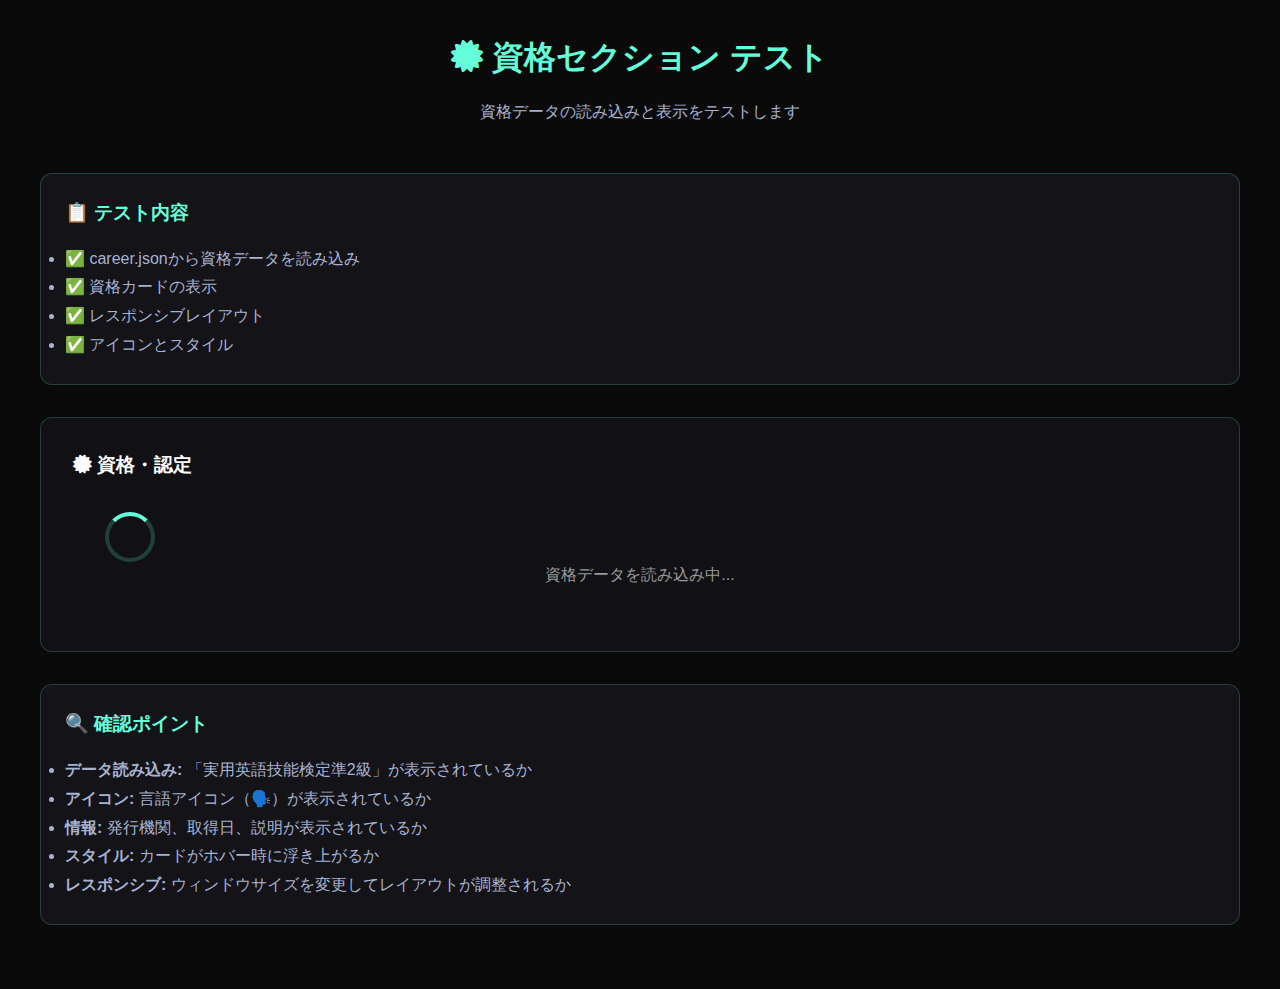
<file: test-certifications.html>
<!DOCTYPE html>
<html lang="ja">
<head>
  <meta charset="UTF-8">
  <meta name="viewport" content="width=device-width, initial-scale=1.0">
  <title>資格セクション テスト</title>
  <link rel="stylesheet" href="./src/styles/base.css">
  <link rel="stylesheet" href="./src/styles/components.css">
  <link rel="stylesheet" href="./src/styles/layout.css">
  <link rel="stylesheet" href="https://cdnjs.cloudflare.com/ajax/libs/font-awesome/6.4.0/css/all.min.css">
  <style>
    body {
      padding: 2rem;
      background: var(--bg-primary, #0a0a0a);
      min-height: 100vh;
    }
    .test-container {
      max-width: 1200px;
      margin: 0 auto;
    }
    .test-header {
      text-align: center;
      margin-bottom: 3rem;
    }
    .test-header h1 {
      color: var(--primary-color);
      margin-bottom: 1rem;
    }
    .test-info {
      background: var(--secondary-bg);
      padding: 1.5rem;
      border-radius: 12px;
      margin-bottom: 2rem;
      border: 1px solid var(--border-color);
    }
    .test-info h2 {
      color: var(--primary-color);
      margin-bottom: 1rem;
      font-size: 1.2rem;
    }
    .test-info ul {
      color: var(--text-secondary);
      line-height: 1.8;
    }
    .test-section {
      background: var(--card-bg);
      padding: 2rem;
      border-radius: 12px;
      border: 1px solid var(--border-color);
    }
  </style>
</head>
<body>
  <div class="test-container">
    <div class="test-header">
      <h1>
        <i class="fas fa-certificate"></i>
        資格セクション テスト
      </h1>
      <p style="color: var(--text-secondary);">
        資格データの読み込みと表示をテストします
      </p>
    </div>

    <div class="test-info">
      <h2>📋 テスト内容</h2>
      <ul>
        <li>✅ career.jsonから資格データを読み込み</li>
        <li>✅ 資格カードの表示</li>
        <li>✅ レスポンシブレイアウト</li>
        <li>✅ アイコンとスタイル</li>
      </ul>
    </div>

    <div class="test-section">
      <div class="certifications-section">
        <h3 class="certifications-title">
          <i class="fas fa-certificate"></i>
          資格・認定
        </h3>
        <div class="certifications-grid">
          <div class="certifications-loading" style="text-align: center; padding: 2rem; color: #999;">
            <div class="loading-spinner"></div>
            <p>資格データを読み込み中...</p>
          </div>
        </div>
      </div>
    </div>

    <div class="test-info" style="margin-top: 2rem;">
      <h2>🔍 確認ポイント</h2>
      <ul>
        <li><strong>データ読み込み:</strong> 「実用英語技能検定準2級」が表示されているか</li>
        <li><strong>アイコン:</strong> 言語アイコン（🗣️）が表示されているか</li>
        <li><strong>情報:</strong> 発行機関、取得日、説明が表示されているか</li>
        <li><strong>スタイル:</strong> カードがホバー時に浮き上がるか</li>
        <li><strong>レスポンシブ:</strong> ウィンドウサイズを変更してレイアウトが調整されるか</li>
      </ul>
    </div>
  </div>

  <script type="module">
    import { initializeCertifications } from './src/scripts/career.js';

    // ページ読み込み時に初期化
    document.addEventListener('DOMContentLoaded', async () => {
      console.log('🧪 Testing certifications section...');
      try {
        await initializeCertifications();
        console.log('✅ Certifications loaded successfully!');
      } catch (error) {
        console.error('❌ Failed to load certifications:', error);
      }
    });
  </script>
</body>
</html>
</file>
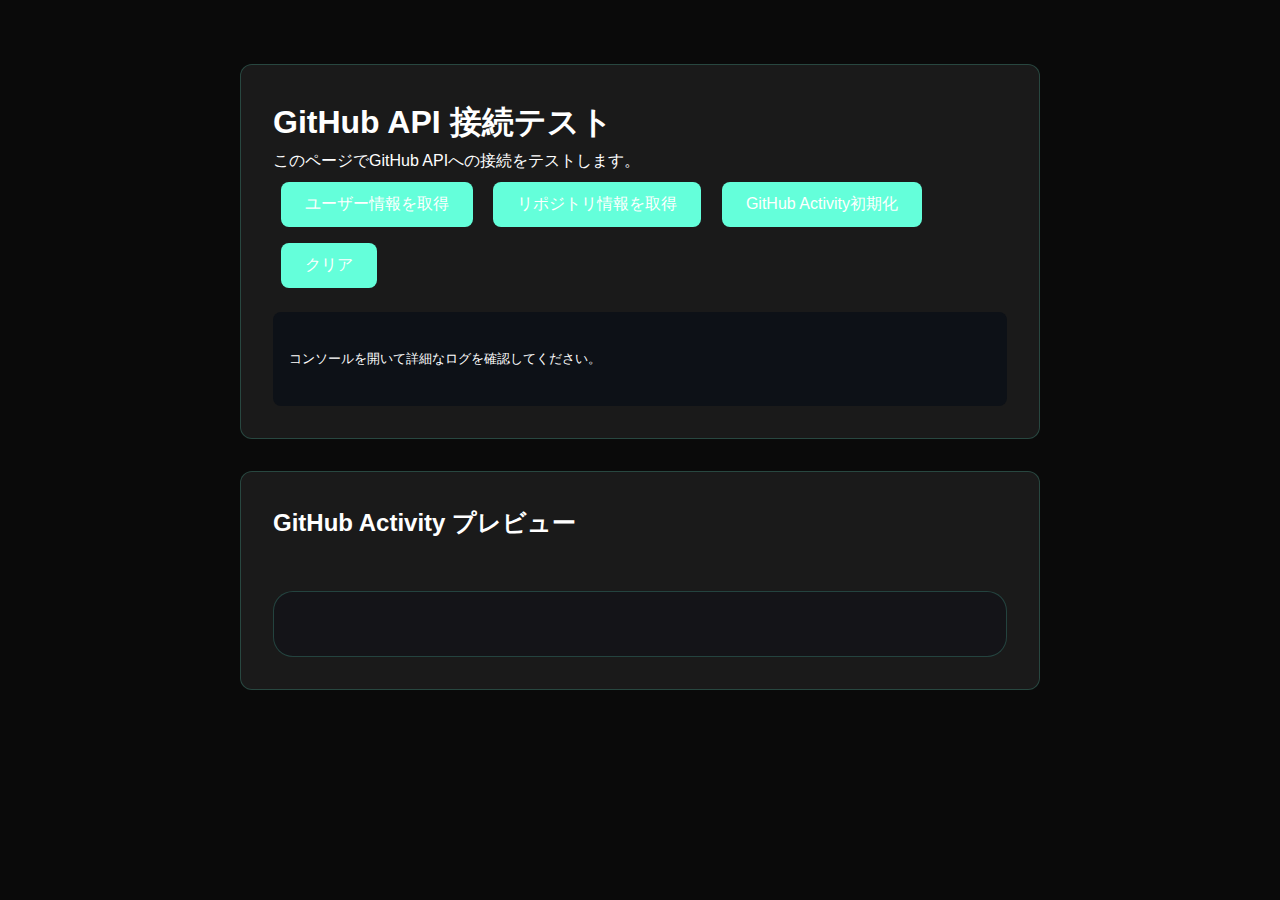
<file: test-github.html>
<!DOCTYPE html>
<html lang="ja">
<head>
  <meta charset="UTF-8">
  <meta name="viewport" content="width=device-width, initial-scale=1.0">
  <title>GitHub API Test</title>
  <link rel="stylesheet" href="./src/styles/base.css">
  <link rel="stylesheet" href="./src/styles/components.css">
  <link rel="stylesheet" href="https://cdnjs.cloudflare.com/ajax/libs/font-awesome/6.4.0/css/all.min.css">
  <style>
    body {
      padding: 2rem;
      background: var(--bg-primary, #0a0a0a);
      color: var(--text-primary, #ffffff);
      font-family: 'Inter', sans-serif;
    }
    .test-section {
      max-width: 800px;
      margin: 2rem auto;
      padding: 2rem;
      background: var(--bg-secondary, #1a1a1a);
      border-radius: 12px;
      border: 1px solid var(--border-color, #333);
    }
    .test-results {
      margin-top: 1rem;
      padding: 1rem;
      background: #0d1117;
      border-radius: 8px;
      font-family: monospace;
      white-space: pre-wrap;
      word-break: break-all;
      max-height: 400px;
      overflow-y: auto;
    }
    .success { color: #3fb950; }
    .error { color: #f85149; }
    .info { color: #58a6ff; }
    button {
      padding: 0.75rem 1.5rem;
      margin: 0.5rem;
      background: var(--primary-color, #667eea);
      color: white;
      border: none;
      border-radius: 8px;
      cursor: pointer;
      font-size: 1rem;
    }
    button:hover {
      opacity: 0.9;
    }
  </style>
</head>
<body>
  <div class="test-section">
    <h1>GitHub API 接続テスト</h1>
    <p>このページでGitHub APIへの接続をテストします。</p>
    
    <div>
      <button onclick="testUserData()">ユーザー情報を取得</button>
      <button onclick="testRepositories()">リポジトリ情報を取得</button>
      <button onclick="testGitHubActivity()">GitHub Activity初期化</button>
      <button onclick="clearResults()">クリア</button>
    </div>
    
    <div id="results" class="test-results">
コンソールを開いて詳細なログを確認してください。
    </div>
  </div>

  <div class="test-section">
    <h2>GitHub Activity プレビュー</h2>
    <div class="github-activity-section">
      <div class="github-activity-content"></div>
    </div>
  </div>

  <script type="module">
    import { fetchUserData, fetchRepositories, initializeGitHubActivity } from './src/scripts/github.js';

    const resultsDiv = document.getElementById('results');

    function log(message, type = 'info') {
      const timestamp = new Date().toLocaleTimeString();
      const span = document.createElement('span');
      span.className = type;
      span.textContent = `[${timestamp}] ${message}\n`;
      resultsDiv.appendChild(span);
      resultsDiv.scrollTop = resultsDiv.scrollHeight;
    }

    window.testUserData = async function() {
      log('=== ユーザー情報取得テスト開始 ===');
      try {
        log('API呼び出し中...', 'info');
        const userData = await fetchUserData();
        if (userData) {
          log('✅ ユーザー情報取得成功:', 'success');
          log(JSON.stringify(userData, null, 2), 'success');
        } else {
          log('❌ ユーザー情報がnullです', 'error');
          log('⚠️ ブラウザのコンソール(F12)で詳細なエラーを確認してください', 'error');
        }
      } catch (error) {
        log(`❌ エラー: ${error.message}`, 'error');
        log(`❌ スタック: ${error.stack}`, 'error');
        console.error('Full error:', error);
      }
    };

    window.testRepositories = async function() {
      log('=== リポジトリ情報取得テスト開始 ===');
      try {
        log('API呼び出し中...', 'info');
        const repos = await fetchRepositories();
        if (repos && repos.length > 0) {
          log(`✅ ${repos.length}個のリポジトリを取得しました:`, 'success');
          log(JSON.stringify(repos, null, 2), 'success');
        } else {
          log('⚠️ リポジトリが見つかりませんでした', 'error');
          log('⚠️ ブラウザのコンソール(F12)で詳細なエラーを確認してください', 'error');
        }
      } catch (error) {
        log(`❌ エラー: ${error.message}`, 'error');
        log(`❌ スタック: ${error.stack}`, 'error');
        console.error('Full error:', error);
      }
    };

    window.testGitHubActivity = async function() {
      log('=== GitHub Activity初期化テスト開始 ===');
      try {
        log('初期化中...', 'info');
        await initializeGitHubActivity();
        log('✅ GitHub Activity初期化完了', 'success');
        log('⚠️ 下のプレビューセクションを確認してください', 'info');
      } catch (error) {
        log(`❌ エラー: ${error.message}`, 'error');
        log(`❌ スタック: ${error.stack}`, 'error');
        console.error('Full error:', error);
      }
    };

    window.clearResults = function() {
      resultsDiv.innerHTML = 'コンソールを開いて詳細なログを確認してください。\n';
    };

    // ページ読み込み時の情報表示
    log('GitHub API テストページ準備完了');
    log(`対象ユーザー: Nyayuta1060`);
    log(`API Base: https://api.github.com`);
  </script>
</body>
</html>
</file>
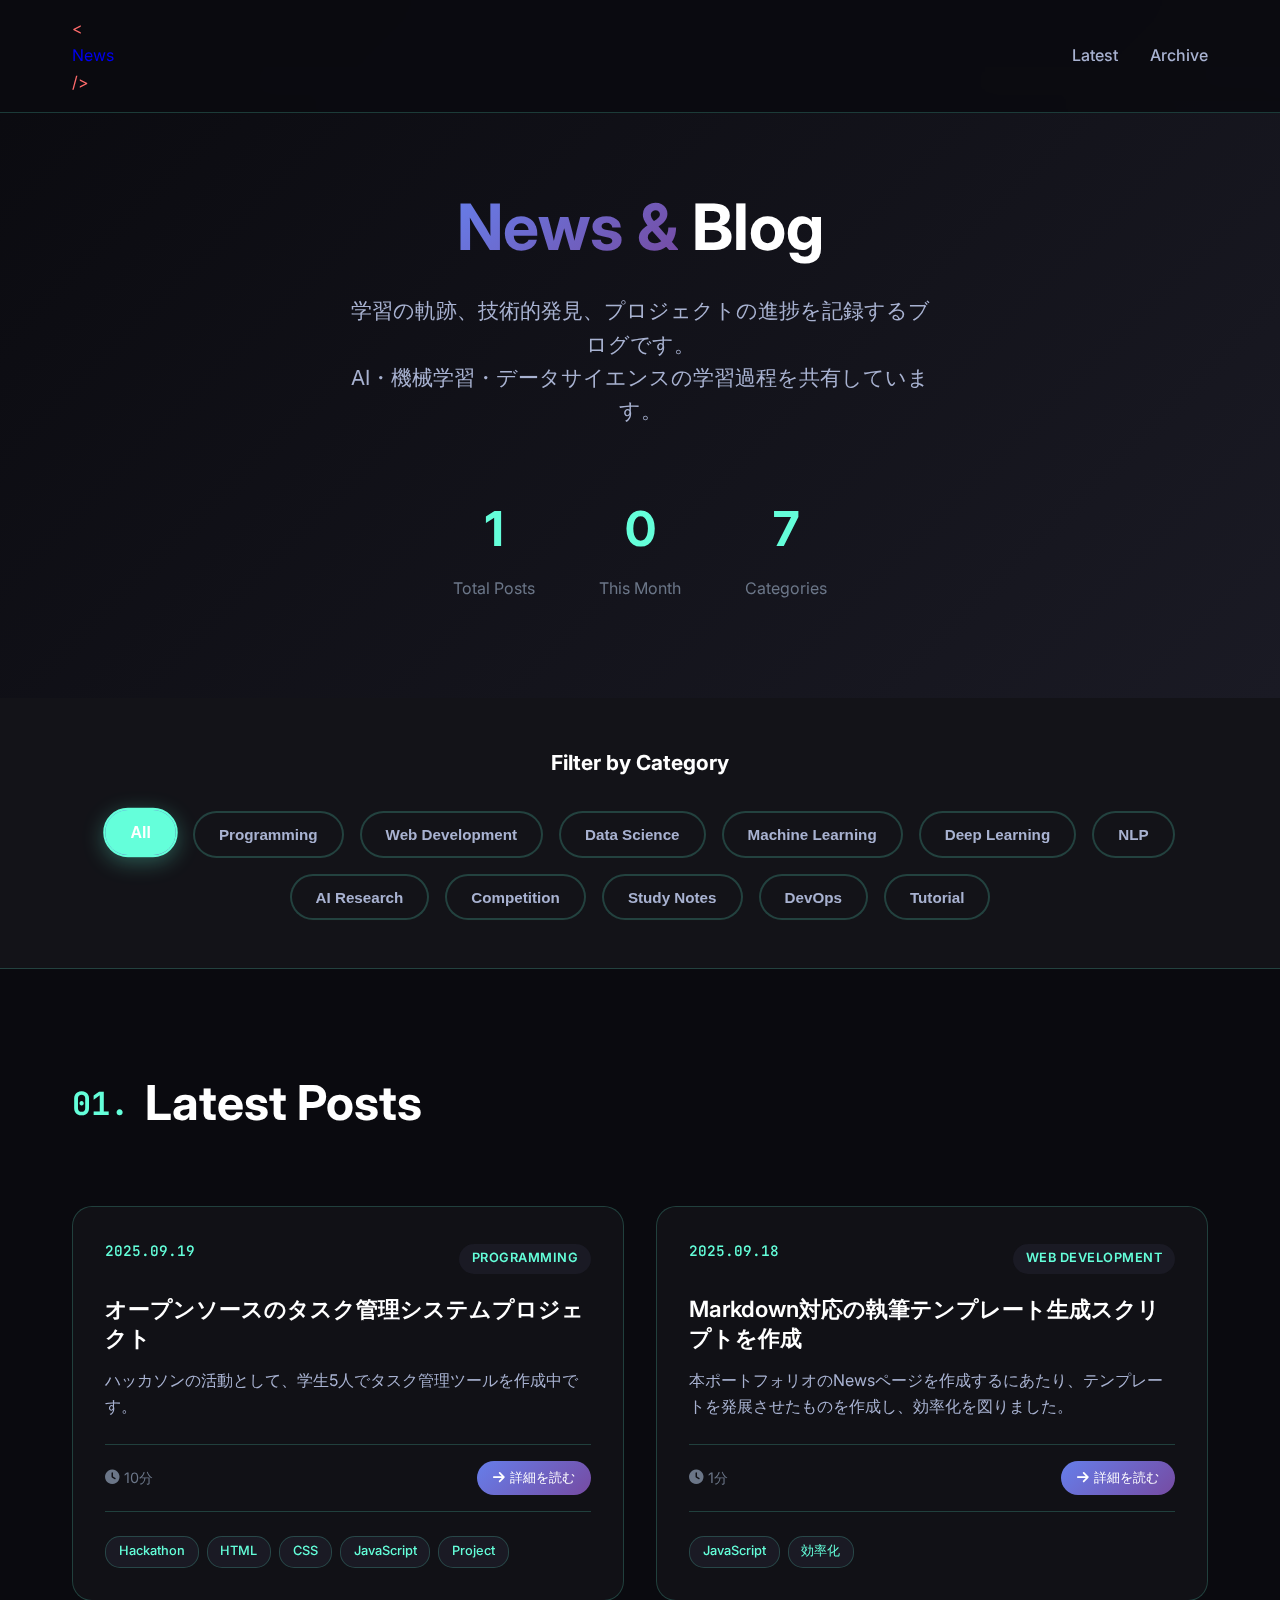
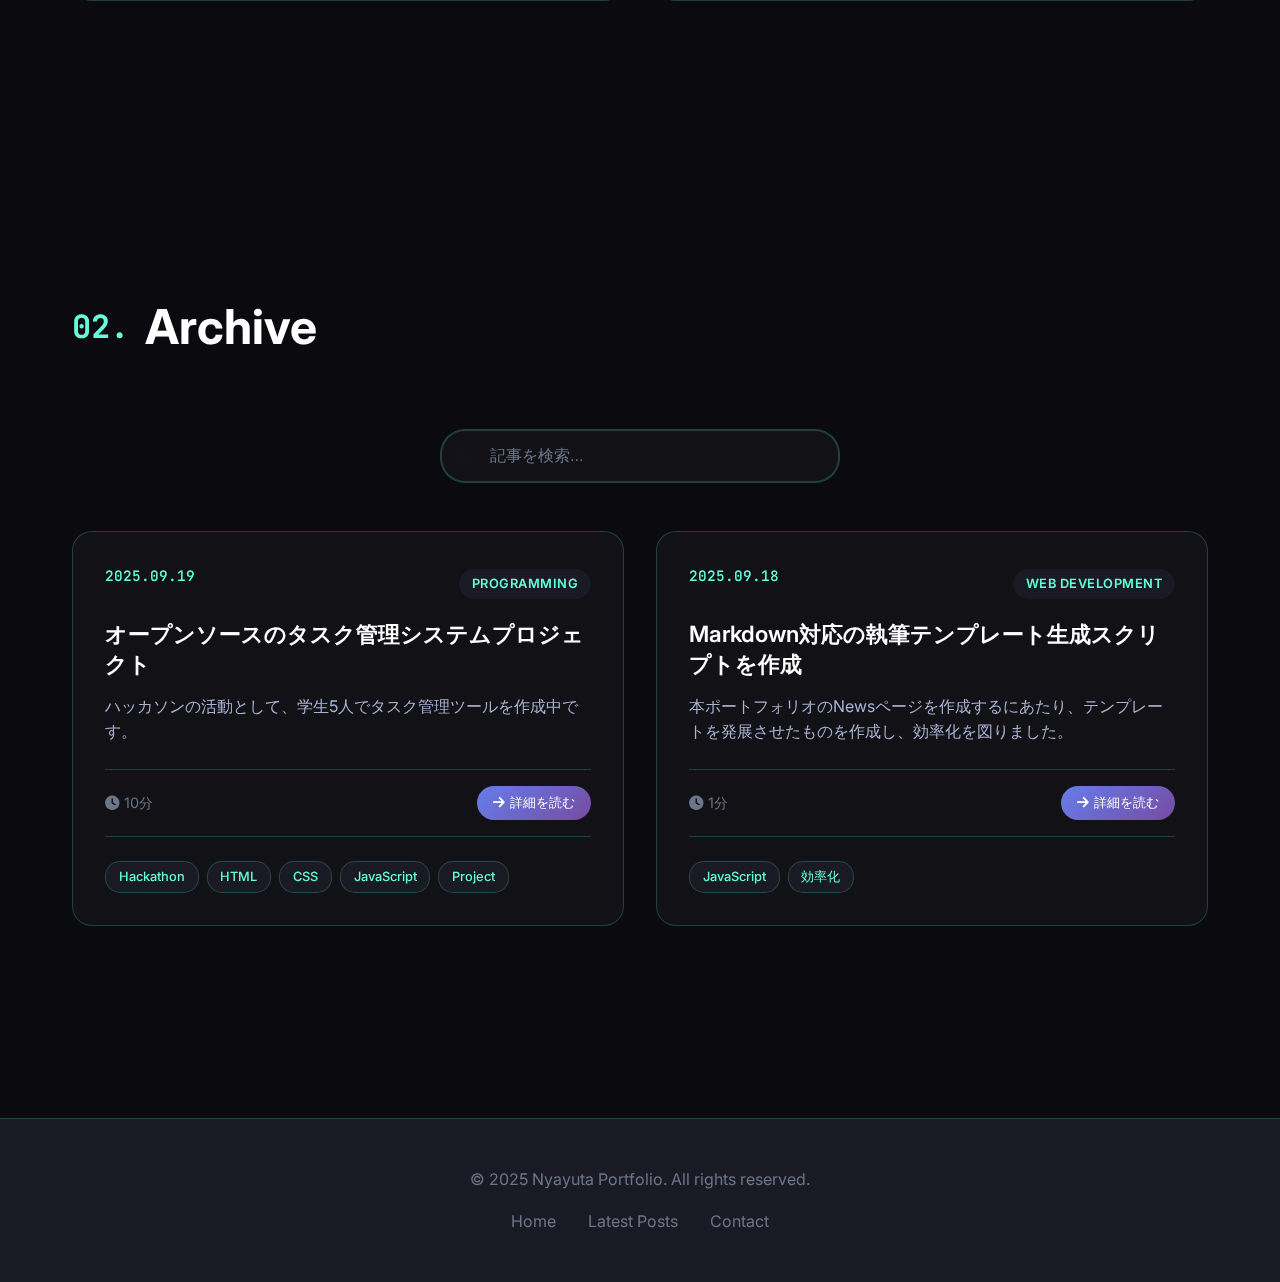
<file: src/pages/news.html>
<!DOCTYPE html>
<html lang="ja">
  <head>
    <meta charset="UTF-8">
    <meta name="viewport" content="width=device-width, initial-scale=1.0">
    <title>News & Blog | Nyayuta's Portfolio</title>
    <meta name="description" content="Nyayutaの携わったプロジェクトなどを記述していきます。">
    <!-- CSS Files (in proper order) -->
    <link rel="stylesheet" href="../styles/base.css">
    <link rel="stylesheet" href="../styles/components.css">
    <link rel="stylesheet" href="../styles/layout.css">
    <link rel="stylesheet" href="../styles/pages.css">
    <link rel="stylesheet" href="../styles/responsive.css">

    <link href="https://fonts.googleapis.com/css2?family=Inter:wght@300;400;500;600;700&family=JetBrains+Mono:wght@300;400;500&display=swap" rel="stylesheet">
    <link rel="stylesheet" href="https://cdnjs.cloudflare.com/ajax/libs/font-awesome/6.4.0/css/all.min.css">
  </head>
  <body>
    <!-- パーティクル背景 -->
    <div id="particles-container"></div>

    <!-- ナビゲーション -->
    <nav class="navbar">
      <div class="nav-container">
        <div class="nav-logo">
          <a href="./../../index.html" style="text-decoration: none;">
            <span class="logo-text">
              <span class="bracket">&lt;</span>News<span class="bracket">/&gt;</span>
            </span>
          </a>
        </div>
        <ul class="nav-menu">
          <li><a href="#latest" class="nav-link">Latest</a></li>
          <li><a href="#archive" class="nav-link">Archive</a></li>
        </ul>
        <div class="hamburger">
          <span class="bar"></span>
          <span class="bar"></span>
          <span class="bar"></span>
        </div>
      </div>
    </nav>

    <!-- ヘッダーセクション -->
    <section class="news-header">
      <div class="container">
        <h1 class="page-title">
          <span class="title-accent">News &</span>
          Blog
        </h1>
        <p class="page-description">
          学習の軌跡、技術的発見、プロジェクトの進捗を記録するブログです。<br>
          AI・機械学習・データサイエンスの学習過程を共有しています。
        </p>

        <!-- 統計情報 -->
        <div class="blog-stats">
          <div class="stat-item">
            <div class="stat-number" id="total-posts">0</div>
            <div class="stat-label">Total Posts</div>
          </div>
          <div class="stat-item">
            <div class="stat-number" id="this-month">0</div>
            <div class="stat-label">This Month</div>
          </div>
          <div class="stat-item">
            <div class="stat-number" id="total-categories">0</div>
            <div class="stat-label">Categories</div>
          </div>
        </div>
      </div>
    </section>

    <!-- フィルターセクション -->
    <section class="news-filters">
      <div class="container">
        <div class="filter-controls">
          <h3>Filter by Category</h3>
          <div class="category-filters" id="category-filters">
            <button class="filter-btn active" data-category="all">All</button>
            <!-- カテゴリボタンはJavaScriptで動的に生成 -->
          </div>
        </div>
      </div>
    </section>

    <!-- 最新記事セクション -->
    <section id="latest" class="latest-news">
      <div class="container">
        <h2 class="section-title">
          <span class="title-number">01.</span>
          Latest Posts
        </h2>
        <div id="latest-posts" class="news-grid">
          <!-- 最新記事がJavaScriptで動的に生成されます -->
        </div>
      </div>
    </section>

    <!-- アーカイブセクション -->
    <section id="archive" class="news-archive">
      <div class="container">
        <h2 class="section-title">
          <span class="title-number">02.</span>
          Archive
        </h2>

        <!-- 検索ボックス -->
        <div class="search-container">
          <div class="search-box">
            <i class="fas fa-search"></i>
            <input type="text" id="search-input" placeholder="記事を検索...">
          </div>
        </div>

        <!-- 記事一覧 -->
        <div id="news-archive" class="news-grid">
          <!-- 全記事がJavaScriptで動的に生成されます -->
        </div>

        <!-- ページネーション -->
        <div class="pagination" id="pagination">
          <!-- ページネーションはJavaScriptで動的に生成 -->
        </div>
      </div>
    </section>

    <!-- フッター -->
    <footer class="footer">
      <div class="container">
        <div class="footer-content">
          <p>&copy; 2025 Nyayuta Portfolio. All rights reserved.</p>
          <div class="footer-links">
            <a href="../../index.html">Home</a>
            <a href="#latest">Latest Posts</a>
            <a href="../../index.html#contact">Contact</a>
          </div>
        </div>
      </div>
    </footer>

    <!-- JavaScript Files (in proper order) -->
    <script src="../scripts/news-data.js"></script>
    <script src="../scripts/utils.js"></script>
    <script src="../scripts/navigation.js"></script>
    <script src="../scripts/animations.js"></script>
    <script src="../scripts/components.js"></script>
    <script src="../scripts/app.js"></script>
    <script src="../scripts/news.js"></script>
  </body>
</html>
</file>
<file: src/styles/base.css>
/* ========== ベースリセット & 変数 ========== */
* {
  margin: 0;
  padding: 0;
  box-sizing: border-box;
}

:root {
  /* カラーパレット */
  --primary-bg: #0a0a0f;
  --secondary-bg: #131318;
  --accent-bg: #1a1a24;
  --card-bg: rgba(19, 19, 24, 0.8);
  --primary-color: #64ffda;
  --secondary-color: #ff6b6b;
  --accent-color: #4ecdc4;
  --text-primary: #ffffff;
  --text-secondary: #a8b2d1;
  --text-muted: #6b7688;
  --border-color: rgba(100, 255, 218, 0.2);

  /* グラデーション */
  --gradient-primary: linear-gradient(135deg, #667eea 0%, #764ba2 100%);
  --gradient-secondary: linear-gradient(135deg, #ff6b6b 0%, #ffa500 100%);
  --gradient-accent: linear-gradient(135deg, #4ecdc4 0%, #44a08d 100%);
  --gradient-bg: linear-gradient(135deg, #0a0a0f 0%, #1a1a24 100%);

  /* フォント */
  --font-main: 'Inter', sans-serif;
  --font-mono: 'JetBrains Mono', monospace;

  /* アニメーション */
  --transition-smooth: all 0.3s cubic-bezier(0.4, 0, 0.2, 1);
  --transition-bounce: all 0.4s cubic-bezier(0.68, -0.55, 0.265, 1.55);
}

html {
  scroll-behavior: smooth;
}

body {
  font-family: var(--font-main);
  background: var(--primary-bg);
  color: var(--text-primary);
  line-height: 1.6;
  overflow-x: hidden;
}

/* パーティクル背景 */
#particles-container {
  position: fixed;
  top: 0;
  left: 0;
  width: 100%;
  height: 100%;
  z-index: -1;
  background: var(--gradient-bg);
}

#particles-container::before {
  content: '';
  position: absolute;
  top: 0;
  left: 0;
  width: 100%;
  height: 100%;
  background:
  radial-gradient(circle at 20% 50%, rgba(100, 255, 218, 0.1) 0%, transparent 50%),
  radial-gradient(circle at 80% 20%, rgba(255, 107, 107, 0.1) 0%, transparent 50%),
  radial-gradient(circle at 40% 80%, rgba(78, 205, 196, 0.1) 0%, transparent 50%);
  animation: float 20s ease-in-out infinite;
}

/* キーフレームアニメーション */
@keyframes float {
  0%, 100% { transform: translateY(0px) rotate(0deg); }
    33% { transform: translateY(-20px) rotate(1deg); }
      66% { transform: translateY(-10px) rotate(-1deg); }
      }

      @keyframes scrollBounce {
        0%, 20%, 50%, 80%, 100% { transform: translateY(0) rotate(45deg); }
          40% { transform: translateY(-10px) rotate(45deg); }
            60% { transform: translateY(-5px) rotate(45deg); }
            }

            @keyframes orbit {
              from { transform: translate(-30px, -150px) rotate(0deg) translate(150px) rotate(0deg); }
                to { transform: translate(-30px, -150px) rotate(360deg) translate(150px) rotate(-360deg); }
                      }

                      @keyframes slideInLeft {
                        from {
                          opacity: 0;
                          transform: translateX(-50px);
                        }
                        to {
                          opacity: 1;
                          transform: translateX(0);
                        }
                      }

                      @keyframes slideInRight {
                        from {
                          opacity: 0;
                          transform: translateX(50px);
                        }
                        to {
                          opacity: 1;
                          transform: translateX(0);
                        }
                      }
</file>
<file: src/styles/components.css>
/* ========== コンポーネント ========== */

/* ボタン */
.btn {
  display: inline-flex;
  align-items: center;
  gap: 0.5rem;
  padding: 1rem 2rem;
  border: none;
  border-radius: 50px;
  font-size: 1rem;
  font-weight: 600;
  text-decoration: none;
  cursor: pointer;
  transition: var(--transition-bounce);
  position: relative;
  overflow: hidden;
}

.btn-primary {
  background: var(--gradient-primary);
  color: white;
}

.btn-secondary {
  background: transparent;
  color: var(--primary-color);
  border: 2px solid var(--primary-color);
}

.btn:hover {
  transform: translateY(-3px);
  box-shadow: 0 10px 30px rgba(100, 255, 218, 0.3);
}

.btn-full {
  width: 100%;
  justify-content: center;
}

/* コードアニメーション */
.code-animation {
  width: 100%;
  max-width: 1200px;
}

/* ターミナル */
.terminal {
  background: var(--secondary-bg);
  border-radius: 15px;
  overflow: hidden;
  box-shadow: 0 20px 60px rgba(0, 0, 0, 0.3);
  border: 1px solid var(--border-color);
}

.terminal-header {
  background: var(--accent-bg);
  padding: 1rem;
  display: flex;
  align-items: center;
  gap: 1rem;
}

.terminal-buttons {
  display: flex;
  gap: 0.5rem;
}

.btn-red, .btn-yellow, .btn-green {
  width: 12px;
  height: 12px;
  border-radius: 50%;
}

.btn-red { background: #ff5f56; }
  .btn-yellow { background: #ffbd2e; }
    .btn-green { background: #27ca3f; }

      .terminal-title {
        color: var(--text-secondary);
        font-family: var(--font-mono);
        font-size: 0.9rem;
      }

      .terminal-body {
        padding: 1.5rem;
        font-family: var(--font-mono);
        font-size: 0.9rem;
        line-height: 1.8;
        min-height: 400px;
        max-height: 500px;
        overflow-y: auto;
        overflow-x: auto;
      }

      /* ターミナルスクロールバー */
      .terminal-body::-webkit-scrollbar {
        width: 8px;
      }

      .terminal-body::-webkit-scrollbar-track {
        background: var(--accent-bg);
      }

      .terminal-body::-webkit-scrollbar-thumb {
        background: var(--border-color);
        border-radius: 4px;
      }

      .terminal-body::-webkit-scrollbar-thumb:hover {
        background: var(--primary-color);
      }

      /* インタラクティブターミナル用スタイル */
      .terminal-line {
        margin-bottom: 0.5rem;
        white-space: pre-wrap;
        word-wrap: break-word;
      }

      .terminal-input-line {
        display: block;
        margin-bottom: 0;
      }

      .terminal-prompt {
        color: var(--primary-color);
        font-weight: 600;
        user-select: none;
      }

      .terminal-input-text {
        color: var(--text-primary);
      }

      .terminal-cursor {
        display: inline-block;
        width: 8px;
        height: 1em;
        background: var(--primary-color);
        animation: blink 1.06s steps(1) infinite;
        vertical-align: text-bottom;
      }

      @keyframes blink {
        0%, 49% {
          opacity: 1;
        }
        50%, 100% {
          opacity: 0;
        }
      }

      .terminal-output {
        color: var(--text-secondary);
        font-family: 'JetBrains Mono', 'Courier New', Courier, monospace;
        white-space: pre;
      }

      .terminal-output a {
        color: var(--primary-color);
        text-decoration: underline;
      }

      /* バナー専用スタイル */
      .banner-text {
        font-family: 'JetBrains Mono', 'Courier New', Courier, monospace;
        font-size: 0.9rem;
        line-height: 1.4;
        white-space: pre;
        letter-spacing: 0;
      }

      .welcome-message {
        color: var(--primary-color);
        margin-bottom: 1rem;
      }

      .command-name {
        color: var(--primary-color);
        font-weight: 600;
      }

      .command-highlight {
        color: var(--primary-color);
        font-weight: 700;
      }

      .boot-message {
        color: var(--text-secondary);
        font-family: var(--font-mono);
        animation: fadeIn 0.1s ease-in;
      }

      @keyframes fadeIn {
        from {
          opacity: 0;
        }
        to {
          opacity: 1;
        }
      }

      .project-name {
        color: #50fa7b;
        font-weight: 600;
      }

      .category-name {
        color: #8be9fd;
        font-weight: 600;
      }

      .directory {
        color: #8be9fd;
        font-weight: 600;
      }

      /* 静的コード表示用スタイル(削除予定) */
      .code-line {
        margin-bottom: 0.5rem;
        opacity: 0;
        animation: typeWriter 0.5s ease-out forwards;
      }

      .code-line:nth-child(1) { animation-delay: 0.5s; }
        .code-line:nth-child(2) { animation-delay: 1s; }
          .code-line:nth-child(3) { animation-delay: 1.5s; }
            .code-line:nth-child(4) { animation-delay: 2s; }
              .code-line:nth-child(5) { animation-delay: 2.5s; }
                .code-line:nth-child(6) { animation-delay: 3s; }
                  .code-line:nth-child(7) { animation-delay: 3.5s; }
                    .code-line:nth-child(8) { animation-delay: 4s; }
                      .code-line:nth-child(9) { animation-delay: 4.5s; }

                        .keyword { color: #ff79c6; }
                          .class-name { color: #50fa7b; }
                            .function { color: #8be9fd; }

                              /* カード */
              .skill-card {
                background: var(--secondary-bg);
                border-radius: 20px;
                padding: 1.5rem;
                text-align: center;
                transition: all 0.3s ease;
                border: 1px solid var(--border-color);
                position: relative;
                overflow: hidden;
                width: 100%;
                display: flex;
                flex-direction: column;
                align-items: center;
                justify-content: center;
                cursor: pointer;
              }

              .skill-card::before {
                content: '';
                position: absolute;
                top: 0;
                left: -100%;
                width: 100%;
                height: 100%;
                background: linear-gradient(90deg, transparent, rgba(100, 255, 218, 0.1), transparent);
                transition: left 0.6s ease;
              }

              .skill-card:hover::before {
                left: 100%;
              }

              .skill-card:hover {
                transform: translateY(-8px);
                box-shadow: 0 15px 35px rgba(100, 255, 218, 0.2);
                border-color: var(--primary-color);
              }                              .skill-image {
                                width: 64px;
                                height: 64px;
                                margin: 0 auto 1rem;
                                display: flex;
                                align-items: center;
                                justify-content: center;
                                background: var(--card-bg);
                                border-radius: 16px;
                                padding: 12px;
                                transition: all 0.3s ease;
                              }

                              .skill-image img {
                                width: 100%;
                                height: 100%;
                                object-fit: contain;
                                filter: grayscale(20%);
                                transition: all 0.3s ease;
                              }

                              .skill-card:hover .skill-image {
                                background: var(--gradient-primary);
                                box-shadow: 0 8px 20px rgba(100, 255, 218, 0.3);
                              }

                              .skill-card:hover .skill-image img {
                                filter: grayscale(0%) brightness(1.1);
                                transform: scale(1.05);
                              }

                              .skill-name {
                                font-weight: 600;
                                font-size: 0.95rem;
                                color: var(--text-primary);
                                margin: 0;
                                transition: color 0.3s ease;
                              }

              .skill-card:hover .skill-name {
                color: var(--primary-color);
              }

              /* スキルカテゴリセクションのアニメーション */
              .skill-category-section {
                transition: opacity 0.5s cubic-bezier(0.4, 0, 0.2, 1),
                            transform 0.5s cubic-bezier(0.4, 0, 0.2, 1);
                opacity: 1;
                transform: translateY(0);
              }

              .skill-category-section.fade-in {
                animation: fadeInUp 0.6s cubic-bezier(0.4, 0, 0.2, 1) forwards;
              }

              .skill-category-section.fade-out {
                animation: fadeOutDown 0.4s cubic-bezier(0.4, 0, 0.2, 1) forwards;
                position: absolute;
                width: 100%;
                pointer-events: none;
              }

              .skill-category-section.hidden {
                display: none;
              }

              @keyframes fadeInUp {
                from {
                  opacity: 0;
                  transform: translateY(30px) scale(0.95);
                }
                to {
                  opacity: 1;
                  transform: translateY(0) scale(1);
                }
              }

              @keyframes fadeOutDown {
                from {
                  opacity: 1;
                  transform: translateY(0) scale(1);
                }
                to {
                  opacity: 0;
                  transform: translateY(-20px) scale(0.95);
                }
              }

              /* スキルカードのstaggeredアニメーション */
              .skill-card {
                animation: cardFadeIn 0.5s cubic-bezier(0.4, 0, 0.2, 1) backwards;
              }

              @keyframes cardFadeIn {
                from {
                  opacity: 0;
                  transform: translateY(20px) scale(0.9);
                }
                to {
                  opacity: 1;
                  transform: translateY(0) scale(1);
                }
              }                              /* プロジェクトカード */
                              .project-card {
                                background: var(--card-bg);
                                border-radius: 20px;
                                transition: all 0.3s ease;
                                border: 1px solid var(--border-color);
                                position: relative;
                                overflow: hidden;
                                backdrop-filter: blur(10px);
                                cursor: pointer;
                                display: flex;
                                flex-direction: column;
                                height: 100%;
                              }

                              .project-card::before {
                                content: '';
                                position: absolute;
                                top: 0;
                                left: -100%;
                                width: 100%;
                                height: 100%;
                                background: linear-gradient(90deg, transparent, rgba(100, 255, 218, 0.1), transparent);
                                transition: left 0.6s ease;
                                z-index: 1;
                              }

                              .project-card:hover::before {
                                left: 100%;
                              }

                              .project-card:hover,
                              .project-card-link:hover .project-card {
                                transform: translateY(-8px);
                                box-shadow: 0 15px 35px rgba(100, 255, 218, 0.2);
                                border-color: var(--primary-color);
                              }

                              .project-image {
                                width: 100%;
                                height: 200px;
                                display: flex;
                                align-items: center;
                                justify-content: center;
                                overflow: hidden;
                                position: relative;
                                background: var(--secondary-bg);
                              }

                              .project-card.featured .project-image {
                                height: 300px;
                              }

                              .project-image img {
                                width: 100%;
                                height: 100%;
                                object-fit: cover;
                                transition: transform 0.3s ease;
                              }

                              .project-card:hover .project-image img {
                                transform: scale(1.05);
                              }

                              .project-placeholder {
                                width: 100%;
                                height: 100%;
                                background: var(--gradient-primary);
                                display: flex;
                                align-items: center;
                                justify-content: center;
                                color: white;
                                font-size: 3rem;
                                transition: all 0.3s ease;
                              }

                              .project-card:hover .project-placeholder {
                                background: var(--gradient-secondary);
                                transform: scale(1.05);
                              }

                              .project-info {
                                text-align: left;
                                padding: 1.5rem;
                                flex: 1;
                                display: flex;
                                flex-direction: column;
                                gap: 1rem;
                                position: relative;
                                z-index: 2;
                              }

                              .project-title {
                                font-size: 1.4rem;
                                font-weight: 700;
                                color: var(--text-primary);
                                margin: 0;
                              }

                              .project-card.featured .project-title {
                                font-size: 1.8rem;
                              }

                              .project-description {
                                font-size: 0.95rem;
                                color: var(--text-secondary);
                                line-height: 1.6;
                                margin: 0;
                                flex: 1;
                              }

                              .project-tech-tags {
                                display: flex;
                                flex-wrap: wrap;
                                gap: 0.5rem;
                              }

                              .tech-tag {
                                background: var(--primary-color);
                                color: var(--primary-bg);
                                font-size: 0.75rem;
                                font-weight: 500;
                                padding: 0.3rem 0.8rem;
                                border-radius: 20px;
                                text-transform: uppercase;
                                letter-spacing: 0.5px;
                              }

                              /* ニュースカード */
                              .news-card {
                                background: var(--card-bg);
                                padding: 2rem;
                                border-radius: 20px;
                                border: 1px solid var(--border-color);
                                transition: var(--transition-smooth);
                                backdrop-filter: blur(10px);
                                position: relative;
                                overflow: hidden;
                              }

                              .news-card:hover {
                                transform: translateY(-5px);
                                border-color: var(--primary-color);
                                box-shadow: 0 15px 40px rgba(0, 0, 0, 0.2);
                              }

                              .news-card.featured {
                                border: 2px solid var(--primary-color);
                                box-shadow: 0 10px 30px rgba(100, 255, 218, 0.2);
                              }

                              .news-card.featured::before {
                                content: '';
                                position: absolute;
                                top: 0;
                                left: 0;
                                right: 0;
                                height: 3px;
                                background: var(--gradient-primary);
                              }

                              .news-date {
                                color: var(--primary-color);
                                font-family: var(--font-mono);
                                font-size: 0.9rem;
                                font-weight: 500;
                                margin-bottom: 1rem;
                              }

                              .news-title {
                                font-size: 1.4rem;
                                font-weight: 600;
                                color: var(--text-primary);
                                margin-bottom: 1rem;
                                line-height: 1.3;
                              }

                              .news-excerpt {
                                color: var(--text-secondary);
                                line-height: 1.6;
                                margin-bottom: 1.5rem;
                              }

                              .news-tags {
                                display: flex;
                                flex-wrap: wrap;
                                gap: 0.5rem;
                              }

                              .news-tag {
                                background: var(--accent-bg);
                                color: var(--primary-color);
                                padding: 0.3rem 0.8rem;
                                border-radius: 15px;
                                font-size: 0.8rem;
                                font-weight: 500;
                                border: 1px solid var(--border-color);
                              }

                              /* フォーム */
                              .form {
                                display: flex;
                                flex-direction: column;
                                gap: 2rem;
                              }

                              .form-group {
                                position: relative;
                              }

                              .form-input {
                                width: 100%;
                                padding: 1.5rem;
                                background: var(--card-bg);
                                border: 2px solid var(--border-color);
                                border-radius: 15px;
                                color: var(--text-primary);
                                font-size: 1rem;
                                font-family: var(--font-main);
                                transition: var(--transition-smooth);
                                backdrop-filter: blur(10px);
                              }

                              .form-input:focus {
                                outline: none;
                                border-color: var(--primary-color);
                                box-shadow: 0 0 20px rgba(100, 255, 218, 0.2);
                              }

                              .form-input::placeholder {
                                color: var(--text-muted);
                              }

                              .form-label {
                                position: absolute;
                                top: -0.5rem;
                                left: 1rem;
                                background: var(--primary-bg);
                                color: var(--primary-color);
                                padding: 0 0.5rem;
                                font-size: 0.9rem;
                                font-weight: 500;
                              }

              /* フィルター */
              .filter-btn {
                background: var(--card-bg);
                border: 2px solid var(--border-color);
                color: var(--text-secondary);
                padding: 0.8rem 1.5rem;
                border-radius: 25px;
                cursor: pointer;
                transition: all 0.4s cubic-bezier(0.4, 0, 0.2, 1);
                font-weight: 500;
                backdrop-filter: blur(10px);
                position: relative;
                overflow: hidden;
              }

              .filter-btn::before {
                content: '';
                position: absolute;
                top: 50%;
                left: 50%;
                width: 0;
                height: 0;
                border-radius: 50%;
                background: var(--primary-color);
                transform: translate(-50%, -50%);
                transition: width 0.5s ease, height 0.5s ease;
                z-index: -1;
              }

              .filter-btn:hover::before {
                width: 300px;
                height: 300px;
              }

              .filter-btn:hover {
                border-color: var(--primary-color);
                color: var(--primary-bg);
                transform: translateY(-3px) scale(1.03);
                box-shadow: 0 8px 20px rgba(100, 255, 218, 0.25);
              }

              .filter-btn.active {
                background: var(--primary-color);
                border-color: var(--primary-color);
                color: var(--primary-bg);
                transform: translateY(-2px) scale(1.05);
                box-shadow: 0 8px 25px rgba(100, 255, 218, 0.35);
              }

              .filter-btn.active::before {
                width: 300px;
                height: 300px;
              }                              /* 検索ボックス */
                              .search-box {
                                position: relative;
                                max-width: 400px;
                                width: 100%;
                              }

                              .search-box i {
                                position: absolute;
                                left: 1rem;
                                top: 50%;
                                transform: translateY(-50%);
                                color: var(--text-muted);
                              }

                              .search-box input {
                                width: 100%;
                                padding: 1rem 1rem 1rem 3rem;
                                background: var(--card-bg);
                                border: 2px solid var(--border-color);
                                border-radius: 25px;
                                color: var(--text-primary);
                                font-size: 1rem;
                                transition: var(--transition-smooth);
                                backdrop-filter: blur(10px);
                              }

                              .search-box input:focus {
                                outline: none;
                                border-color: var(--primary-color);
                                box-shadow: 0 0 20px rgba(100, 255, 218, 0.2);
                              }

                              .search-box input::placeholder {
                                color: var(--text-muted);
                              }

/* ========== スキル詳細モーダル ========== */

.skill-modal {
  position: fixed;
  top: 0;
  left: 0;
  width: 100%;
  height: 100%;
  z-index: 10000;
  display: flex;
  align-items: center;
  justify-content: center;
  opacity: 0;
  visibility: hidden;
  transition: opacity 0.3s ease, visibility 0.3s ease;
}

.skill-modal.active {
  opacity: 1;
  visibility: visible;
}

.skill-modal-overlay {
  position: absolute;
  top: 0;
  left: 0;
  width: 100%;
  height: 100%;
  background: rgba(10, 25, 47, 0.9);
  backdrop-filter: blur(5px);
}

.skill-modal-content {
  position: relative;
  background: var(--secondary-bg);
  border: 1px solid var(--border-color);
  border-radius: 25px;
  max-width: 600px;
  width: 90%;
  max-height: 85vh;
  overflow-y: auto;
  padding: 2.5rem;
  box-shadow: 0 25px 60px rgba(0, 0, 0, 0.5);
  transform: scale(0.9) translateY(20px);
  transition: transform 0.3s ease;
  animation: modalSlideIn 0.4s ease forwards;
}

.skill-modal.active .skill-modal-content {
  transform: scale(1) translateY(0);
}

@keyframes modalSlideIn {
  from {
    opacity: 0;
    transform: scale(0.95) translateY(20px);
  }
  to {
    opacity: 1;
    transform: scale(1) translateY(0);
  }
}

/* モーダルスクロールバー */
.skill-modal-content::-webkit-scrollbar {
  width: 8px;
}

.skill-modal-content::-webkit-scrollbar-track {
  background: var(--accent-bg);
  border-radius: 4px;
}

.skill-modal-content::-webkit-scrollbar-thumb {
  background: var(--primary-color);
  border-radius: 4px;
}

.skill-modal-content::-webkit-scrollbar-thumb:hover {
  background: var(--text-secondary);
}

.skill-modal-close {
  position: absolute;
  top: 1.5rem;
  right: 1.5rem;
  background: transparent;
  border: none;
  color: var(--text-secondary);
  font-size: 1.5rem;
  cursor: pointer;
  width: 40px;
  height: 40px;
  display: flex;
  align-items: center;
  justify-content: center;
  border-radius: 50%;
  transition: all 0.3s ease;
  z-index: 10;
}

.skill-modal-close:hover {
  background: var(--accent-bg);
  color: var(--primary-color);
  transform: rotate(90deg);
}

.skill-modal-header {
  display: flex;
  align-items: center;
  gap: 1.5rem;
  margin-bottom: 2rem;
  padding-bottom: 1.5rem;
  border-bottom: 2px solid var(--border-color);
}

.skill-modal-icon {
  width: 80px;
  height: 80px;
  background: var(--card-bg);
  border-radius: 20px;
  padding: 15px;
  display: flex;
  align-items: center;
  justify-content: center;
  box-shadow: 0 8px 20px rgba(100, 255, 218, 0.2);
  border: 2px solid var(--primary-color);
  flex-shrink: 0;
}

.skill-modal-icon img {
  width: 100%;
  height: 100%;
  object-fit: contain;
}

/* スキルモーダルアイコンの技術別背景色 */
.skill-modal-icon[data-tech="html"] {
  background: linear-gradient(135deg, #ff6b35, #f7931e);
  border-color: #ff6b35;
  box-shadow: 0 8px 20px rgba(255, 107, 53, 0.3);
}

.skill-modal-icon[data-tech="css"] {
  background: linear-gradient(135deg, #1572b6, #33a9dc);
  border-color: #1572b6;
  box-shadow: 0 8px 20px rgba(21, 114, 182, 0.3);
}

.skill-modal-icon[data-tech="javascript"] {
  background: linear-gradient(135deg, #f7df1e, #ffda44);
  border-color: #f7df1e;
  box-shadow: 0 8px 20px rgba(247, 223, 30, 0.3);
}

.skill-modal-icon[data-tech="nodejs"] {
  background: linear-gradient(135deg, #8cc84b, #a4d65e);
  border-color: #8cc84b;
  box-shadow: 0 8px 20px rgba(140, 200, 75, 0.3);
}

.skill-modal-icon[data-tech="elixir"] {
  background: linear-gradient(135deg, #4b275f, #6b46c1);
  border-color: #4b275f;
  box-shadow: 0 8px 20px rgba(75, 39, 95, 0.3);
}

.skill-modal-icon[data-tech="phoenix"] {
  background: linear-gradient(135deg, #fd4f00, #ff6b2b);
  border-color: #fd4f00;
  box-shadow: 0 8px 20px rgba(253, 79, 0, 0.3);
}

.skill-modal-icon[data-tech="python"] {
  background: linear-gradient(135deg, #3776ab, #4b8bbe);
  border-color: #3776ab;
  box-shadow: 0 8px 20px rgba(55, 118, 171, 0.3);
}

.skill-modal-icon[data-tech="cpp"] {
  background: linear-gradient(135deg, #00599c, #0066cc);
  border-color: #00599c;
  box-shadow: 0 8px 20px rgba(0, 89, 156, 0.3);
}

.skill-modal-icon[data-tech="pytorch"] {
  background: linear-gradient(135deg, #ee4c2c, #ff6b45);
  border-color: #ee4c2c;
  box-shadow: 0 8px 20px rgba(238, 76, 44, 0.3);
}

.skill-modal-icon[data-tech="numpy"] {
  background: linear-gradient(135deg, #013243, #4dabcf);
  border-color: #4dabcf;
  box-shadow: 0 8px 20px rgba(77, 171, 207, 0.3);
}

.skill-modal-icon[data-tech="pandas"] {
  background: linear-gradient(135deg, #150458, #e70488);
  border-color: #e70488;
  box-shadow: 0 8px 20px rgba(231, 4, 136, 0.3);
}

.skill-modal-icon[data-tech="opencv"] {
  background: linear-gradient(135deg, #5aa700, #7bc143);
  border-color: #5aa700;
  box-shadow: 0 8px 20px rgba(90, 167, 0, 0.3);
}

.skill-modal-icon[data-tech="docker"] {
  background: linear-gradient(135deg, #2496ed, #4da7e8);
  border-color: #2496ed;
  box-shadow: 0 8px 20px rgba(36, 150, 237, 0.3);
}

.skill-modal-icon[data-tech="git"] {
  background: linear-gradient(135deg, #f05032, #ff6347);
  border-color: #f05032;
  box-shadow: 0 8px 20px rgba(240, 80, 50, 0.3);
}

.skill-modal-icon[data-tech="github"] {
  background: linear-gradient(135deg, #24292e, #586069);
  border-color: #24292e;
  box-shadow: 0 8px 20px rgba(36, 41, 46, 0.3);
}

.skill-modal-icon[data-tech="gitlab"] {
  background: linear-gradient(135deg, #fc6d26, #fca326);
  border-color: #fc6d26;
  box-shadow: 0 8px 20px rgba(252, 109, 38, 0.3);
}

.skill-modal-icon[data-tech="vscode"] {
  background: linear-gradient(135deg, #007acc, #00a4ef);
  border-color: #007acc;
  box-shadow: 0 8px 20px rgba(0, 122, 204, 0.3);
}

.skill-modal-icon[data-tech="visualstudio"] {
  background: linear-gradient(135deg, #68217a, #9b4f96);
  border-color: #68217a;
  box-shadow: 0 8px 20px rgba(104, 33, 122, 0.3);
}

.skill-modal-icon[data-tech="zed"] {
  background: linear-gradient(135deg, #0080ff, #0099ff);
  border-color: #0080ff;
  box-shadow: 0 8px 20px rgba(0, 128, 255, 0.3);
}

.skill-modal-icon[data-tech="typst"] {
  background: linear-gradient(135deg, #239dad, #3eb8c8);
  border-color: #239dad;
  box-shadow: 0 8px 20px rgba(35, 157, 173, 0.3);
}

.skill-modal-title-section {
  flex: 1;
}

.skill-modal-title-section h3 {
  font-size: 2rem;
  color: var(--text-primary);
  margin: 0 0 0.75rem 0;
  font-weight: 700;
}

.skill-modal-meta {
  display: flex;
  align-items: center;
  gap: 1rem;
  flex-wrap: wrap;
}

.skill-level {
  padding: 0.4rem 1rem;
  border-radius: 20px;
  font-size: 0.85rem;
  font-weight: 600;
  text-transform: uppercase;
  letter-spacing: 0.5px;
}

.skill-level.level-beginner {
  background: rgba(52, 211, 153, 0.15);
  color: #34d399;
  border: 1px solid #34d399;
}

.skill-level.level-intermediate {
  background: rgba(59, 130, 246, 0.15);
  color: #3b82f6;
  border: 1px solid #3b82f6;
}

.skill-level.level-advanced {
  background: rgba(168, 85, 247, 0.15);
  color: #a855f7;
  border: 1px solid #a855f7;
}

.skill-level.level-expert {
  background: rgba(251, 191, 36, 0.15);
  color: #fbbf24;
  border: 1px solid #fbbf24;
}

.skill-frequency {
  display: flex;
  align-items: center;
  gap: 0.5rem;
  color: var(--text-secondary);
  font-size: 0.9rem;
}

.skill-frequency i {
  color: var(--primary-color);
}

.skill-modal-body {
  display: flex;
  flex-direction: column;
  gap: 1.5rem;
}

.skill-detail-section {
  background: var(--card-bg);
  padding: 1.5rem;
  border-radius: 15px;
  border: 1px solid var(--border-color);
  transition: all 0.3s ease;
}

.skill-detail-section:hover {
  border-color: var(--primary-color);
  box-shadow: 0 5px 15px rgba(100, 255, 218, 0.1);
}

.skill-detail-section h4 {
  display: flex;
  align-items: center;
  gap: 0.75rem;
  font-size: 1.1rem;
  color: var(--primary-color);
  margin: 0 0 1rem 0;
  font-weight: 600;
}

.skill-detail-section h4 i {
  font-size: 1rem;
}

.skill-detail-section p {
  color: var(--text-secondary);
  line-height: 1.7;
  margin: 0;
  font-size: 0.95rem;
}

.skill-links-section {
  background: var(--accent-bg);
}

.skill-modal-links {
  display: flex;
  flex-direction: column;
  gap: 0.75rem;
}

.skill-modal-link {
  display: flex;
  align-items: center;
  gap: 1rem;
  padding: 1rem 1.25rem;
  background: var(--secondary-bg);
  border: 1px solid var(--border-color);
  border-radius: 12px;
  color: var(--text-primary);
  text-decoration: none;
  transition: all 0.3s ease;
  font-weight: 500;
}

.skill-modal-link i {
  font-size: 1.2rem;
  color: var(--primary-color);
  transition: transform 0.3s ease;
}

.skill-modal-link:hover {
  background: var(--card-bg);
  border-color: var(--primary-color);
  transform: translateX(5px);
  box-shadow: 0 5px 15px rgba(100, 255, 218, 0.2);
}

.skill-modal-link:hover i {
  transform: scale(1.1);
}

/* ========== GitHub Activity ========== */
.github-activity-section {
  margin-top: 3rem;
  padding: 2rem;
  background: var(--card-bg);
  border-radius: 20px;
  border: 1px solid var(--border-color);
}

.github-activity-title {
  display: flex;
  align-items: center;
  gap: 1rem;
  font-size: 1.5rem;
  color: var(--primary-color);
  margin: 0 0 2rem 0;
  font-weight: 600;
}

.github-activity-title i {
  font-size: 1.8rem;
}

.github-activity-content {
  display: flex;
  flex-direction: column;
  gap: 2rem;
}

/* GitHub統計 */
.github-stats {
  display: grid;
  grid-template-columns: repeat(auto-fit, minmax(150px, 1fr));
  gap: 1.5rem;
}

.github-stat-item {
  display: flex;
  align-items: center;
  gap: 1rem;
  padding: 1.5rem;
  background: var(--secondary-bg);
  border-radius: 15px;
  border: 1px solid var(--border-color);
  transition: all 0.3s ease;
}

.github-stat-item:hover {
  transform: translateY(-5px);
  border-color: var(--primary-color);
  box-shadow: 0 10px 30px rgba(100, 255, 218, 0.2);
}

.github-stat-item i {
  font-size: 2rem;
  color: var(--primary-color);
}

.stat-info {
  display: flex;
  flex-direction: column;
  gap: 0.25rem;
}

.github-stat-item .stat-number {
  font-size: 1.8rem;
  font-weight: 700;
  color: var(--text-primary);
  line-height: 1;
}

.github-stat-item .stat-label {
  font-size: 0.85rem;
  color: var(--text-secondary);
  font-weight: 500;
}

/* GitHubリポジトリセクション */
.github-repos-section {
  display: flex;
  flex-direction: column;
  gap: 1.5rem;
}

.repos-title {
  display: flex;
  align-items: center;
  gap: 0.75rem;
  font-size: 1.3rem;
  color: var(--text-primary);
  margin: 0;
  font-weight: 600;
}

.repos-title i {
  color: var(--primary-color);
}

.github-repos-grid {
  display: grid;
  grid-template-columns: repeat(auto-fill, minmax(300px, 1fr));
  gap: 1.5rem;
}

.github-repo-card {
  display: flex;
  flex-direction: column;
  gap: 1rem;
  padding: 1.5rem;
  background: var(--secondary-bg);
  border: 1px solid var(--border-color);
  border-radius: 15px;
  text-decoration: none;
  color: var(--text-primary);
  transition: all 0.3s ease;
  height: 100%;
}

.github-repo-card:hover {
  transform: translateY(-5px);
  border-color: var(--primary-color);
  box-shadow: 0 10px 30px rgba(100, 255, 218, 0.2);
}

.repo-header {
  display: flex;
  justify-content: space-between;
  align-items: flex-start;
  gap: 1rem;
}

.repo-name {
  display: flex;
  align-items: center;
  gap: 0.5rem;
  font-size: 1.1rem;
  color: var(--primary-color);
  margin: 0;
  font-weight: 600;
  word-break: break-word;
}

.repo-name i {
  font-size: 1rem;
  flex-shrink: 0;
}

.repo-stats {
  display: flex;
  gap: 0.75rem;
  flex-shrink: 0;
}

.repo-stat {
  display: flex;
  align-items: center;
  gap: 0.3rem;
  font-size: 0.85rem;
  color: var(--text-secondary);
}

.repo-stat i {
  font-size: 0.9rem;
  color: var(--primary-color);
}

.repo-description {
  color: var(--text-secondary);
  line-height: 1.6;
  margin: 0;
  font-size: 0.95rem;
  flex-grow: 1;
  display: -webkit-box;
  -webkit-line-clamp: 2;
  line-clamp: 2;
  -webkit-box-orient: vertical;
  overflow: hidden;
}

.repo-footer {
  display: flex;
  justify-content: space-between;
  align-items: center;
  gap: 1rem;
  padding-top: 0.75rem;
  border-top: 1px solid var(--border-color);
}

.repo-language {
  display: flex;
  align-items: center;
  gap: 0.5rem;
  font-size: 0.85rem;
  color: var(--text-secondary);
  font-weight: 500;
}

.language-dot {
  width: 12px;
  height: 12px;
  border-radius: 50%;
  background: var(--primary-color);
}

/* 言語ごとの色設定 */
.language-dot[data-language="JavaScript"] {
  background: #f1e05a;
}

.language-dot[data-language="Python"] {
  background: #3572a5;
}

.language-dot[data-language="HTML"] {
  background: #e34c26;
}

.language-dot[data-language="CSS"] {
  background: #563d7c;
}

.language-dot[data-language="TypeScript"] {
  background: #2b7489;
}

.language-dot[data-language="Java"] {
  background: #b07219;
}

.language-dot[data-language="C++"] {
  background: #f34b7d;
}

.language-dot[data-language="Elixir"] {
  background: #6e4a7e;
}

.language-dot[data-language="Shell"] {
  background: #89e051;
}

.repo-updated {
  font-size: 0.85rem;
  color: var(--text-secondary);
}

/* GitHubプロフィールリンク */
.github-profile-link {
  display: flex;
  justify-content: center;
  padding-top: 1rem;
}

/* ローディング状態 */
.github-loading {
  display: flex;
  flex-direction: column;
  align-items: center;
  justify-content: center;
  gap: 1.5rem;
  padding: 3rem;
  text-align: center;
}

.loading-spinner {
  width: 50px;
  height: 50px;
  border: 4px solid var(--border-color);
  border-top-color: var(--primary-color);
  border-radius: 50%;
  animation: spin 1s linear infinite;
}

@keyframes spin {
  to {
    transform: rotate(360deg);
  }
}

.github-loading p {
  color: var(--text-secondary);
  font-size: 1rem;
  margin: 0;
}

/* エラー状態 */
.github-error {
  display: flex;
  flex-direction: column;
  align-items: center;
  justify-content: center;
  gap: 1.5rem;
  padding: 3rem;
  text-align: center;
}

.github-error i {
  font-size: 3rem;
  color: #ef4444;
}

.github-error .error-title {
  color: var(--text-primary);
  font-size: 1.2rem;
  font-weight: 600;
  margin: 0;
}

.github-error .error-details {
  color: var(--text-secondary);
  font-size: 0.95rem;
  margin: 0;
  line-height: 1.6;
}

.github-error p {
  color: var(--text-secondary);
  font-size: 1rem;
  margin: 0;
}

/* ========== Email Protection ========== */

/* コンタクト詳細のレイアウト調整 */
.contact-details {
  display: flex;
  flex-direction: column;
  gap: 1rem;
}

.contact-email-display {
  display: flex;
  align-items: center;
  gap: 1rem;
  padding: 1rem 1.25rem;
  background: var(--secondary-bg);
  border-radius: 12px;
  border: 2px solid var(--border-color);
  transition: all 0.3s ease;
}

.contact-email-display:hover {
  border-color: var(--primary-color);
  background: var(--accent-bg);
}

.email-icon {
  font-size: 1.5rem;
  color: var(--primary-color);
  flex-shrink: 0;
}

.contact-details .email-address {
  flex: 1;
  color: var(--text-primary);
  font-family: var(--font-mono);
  font-size: 1.05rem;
  font-weight: 500;
  cursor: pointer;
  text-decoration: none;
  word-break: break-all;
  transition: all 0.3s ease;
  line-height: 1.5;
}

.contact-details .email-address:hover {
  color: var(--primary-color);
}

/* メールアクションボタン */
.email-actions {
  display: flex;
  gap: 0.75rem;
  width: 100%;
}

.email-action-btn {
  flex: 1;
  display: flex;
  align-items: center;
  justify-content: center;
  gap: 0.6rem;
  height: 48px;
  padding: 0 1.5rem;
  background: var(--card-bg);
  border: 2px solid var(--border-color);
  border-radius: 12px;
  color: var(--text-secondary);
  cursor: pointer;
  transition: all 0.3s ease;
  font-size: 0.95rem;
  font-weight: 600;
  white-space: nowrap;
}

.email-action-btn i {
  font-size: 1.1rem;
}

/* ボタンのホバー効果 */
.email-action-btn:hover {
  background: var(--primary-color);
  border-color: var(--primary-color);
  color: var(--primary-bg);
  transform: translateY(-2px);
  box-shadow: 0 5px 15px rgba(100, 255, 218, 0.3);
}

.email-mailto-btn:hover {
  background: var(--gradient-primary);
  border-color: transparent;
}

.email-copy-btn:hover {
  background: var(--gradient-secondary);
  border-color: transparent;
}

.email-copy-btn:active {
  transform: translateY(0);
}

.email-action-btn.copied {
  background: #10b981 !important;
  border-color: #10b981 !important;
  color: white !important;
  animation: copySuccess 0.6s ease;
}

.email-action-btn.copy-error {
  background: #ef4444 !important;
  border-color: #ef4444 !important;
  color: white !important;
  animation: copyError 0.6s ease;
}

@keyframes copySuccess {
  0% {
    transform: scale(1);
  }
  50% {
    transform: scale(1.1);
  }
  100% {
    transform: scale(1);
  }
}

@keyframes copyError {
  0%, 100% {
    transform: translateX(0);
  }
  25% {
    transform: translateX(-5px);
  }
  75% {
    transform: translateX(5px);
  }
}

/* ツールチップ */
.email-tooltip {
  position: fixed;
  background: var(--primary-bg);
  color: var(--text-primary);
  padding: 0.75rem 1.25rem;
  border-radius: 10px;
  font-size: 0.9rem;
  font-weight: 500;
  pointer-events: none;
  z-index: 10001;
  border: 2px solid var(--primary-color);
  box-shadow: 0 10px 30px rgba(100, 255, 218, 0.3);
  white-space: nowrap;
  opacity: 0;
  transform: translateX(-50%) translateY(-10px);
  transition: all 0.3s ease;
}

.email-tooltip::after {
  content: '';
  position: absolute;
  top: 100%;
  left: 50%;
  transform: translateX(-50%);
  border: 8px solid transparent;
  border-top-color: var(--primary-color);
}

.email-tooltip.show {
  opacity: 1;
  transform: translateX(-50%) translateY(0);
}

/* コンタクトメソッドのレイアウト調整 */
.contact-method {
  display: flex;
  flex-direction: column;
  gap: 1.5rem;
  padding: 2rem;
  background: var(--card-bg);
  border-radius: 20px;
  border: 1px solid var(--border-color);
  transition: all 0.3s ease;
}

.contact-method:hover {
  border-color: var(--primary-color);
  box-shadow: 0 10px 30px rgba(100, 255, 218, 0.2);
  transform: translateY(-3px);
}

.contact-method-header {
  display: flex;
  align-items: center;
  gap: 1rem;
}

.contact-method-header i {
  font-size: 2rem;
  color: var(--primary-color);
  flex-shrink: 0;
}

.contact-method-header h4 {
  margin: 0;
  font-size: 1.2rem;
  color: var(--text-primary);
  font-weight: 600;
}

/* 汎用ローディング・エラースタイル */
.loading-container {
  display: flex;
  flex-direction: column;
  align-items: center;
  justify-content: center;
  gap: 1.5rem;
  padding: 3rem;
  text-align: center;
  min-height: 200px;
}

.loading-container p {
  color: var(--text-secondary);
  font-size: 1rem;
  margin: 0;
}

.error-message {
  color: #ef4444;
  text-align: center;
  padding: 2rem;
  font-size: 1rem;
}
</file>
<file: src/styles/layout.css>
/* ========== レイアウト ========== */

/* ナビゲーション */
.navbar {
  position: fixed;
  top: 0;
  width: 100%;
  background: rgba(10, 10, 15, 0.9);
  backdrop-filter: blur(20px);
  border-bottom: 1px solid var(--border-color);
  z-index: 1000;
  transition: var(--transition-smooth);
}

.nav-container {
  max-width: 1200px;
  margin: 0 auto;
  padding: 1rem 2rem;
  display: flex;
  justify-content: space-between;
  align-items: center;
}

/* ロゴスタイル */
.nav-logo {
  display: flex;
  align-items: center;
  gap: 1rem;
  cursor: pointer;
  text-decoration: none;
  transition: all 0.3s ease;
}

.logo-icon {
  width: 45px;
  height: 45px;
  background: var(--gradient-primary);
  border-radius: 12px;
  display: flex;
  align-items: center;
  justify-content: center;
  color: var(--primary-bg);
  font-size: 1.3rem;
  box-shadow: 0 4px 15px rgba(100, 255, 218, 0.3);
  transition: all 0.3s ease;
  position: relative;
  overflow: hidden;
}

.logo-icon::before {
  content: '';
  position: absolute;
  top: 0;
  left: -100%;
  width: 100%;
  height: 100%;
  background: linear-gradient(90deg, transparent, rgba(255, 255, 255, 0.3), transparent);
  transition: left 0.6s ease;
}

.nav-logo:hover .logo-icon {
  transform: rotate(-10deg) scale(1.05);
  box-shadow: 0 6px 20px rgba(100, 255, 218, 0.5);
}

.nav-logo:hover .logo-icon::before {
  left: 100%;
}

.logo-text {
  display: flex;
  flex-direction: column;
  gap: 0.1rem;
}

.logo-name {
  font-family: var(--font-main);
  font-size: 1.3rem;
  font-weight: 700;
  color: var(--text-primary);
  line-height: 1;
  letter-spacing: 0.5px;
  transition: all 0.3s ease;
}

.logo-subtitle {
  font-family: var(--font-mono);
  font-size: 0.75rem;
  font-weight: 500;
  color: var(--primary-color);
  letter-spacing: 1.5px;
  text-transform: uppercase;
  line-height: 1;
  transition: all 0.3s ease;
}

.nav-logo:hover .logo-name {
  color: var(--primary-color);
  transform: translateX(2px);
}

.nav-logo:hover .logo-subtitle {
  color: var(--secondary-color);
  letter-spacing: 2px;
}

.bracket {
  color: var(--secondary-color);
}

.nav-menu {
  display: flex;
  list-style: none;
  gap: 2rem;
}

.nav-link {
  color: var(--text-secondary);
  text-decoration: none;
  font-weight: 500;
  transition: var(--transition-smooth);
  position: relative;
}

.nav-link::before {
  content: '';
  position: absolute;
  bottom: -5px;
  left: 0;
  width: 0;
  height: 2px;
  background: var(--primary-color);
  transition: var(--transition-smooth);
}

.nav-link:hover {
  color: var(--primary-color);
}

.nav-link:hover::before {
  width: 100%;
}

.hamburger {
  display: none;
  flex-direction: column;
  cursor: pointer;
}

.bar {
  width: 25px;
  height: 3px;
  background: var(--primary-color);
  margin: 3px 0;
  transition: var(--transition-smooth);
}

/* セクション共通レイアウト */
section {
  padding: 8rem 0;
}

.container {
  max-width: 1200px;
  margin: 0 auto;
  padding: 0 2rem;
}

.section-title {
  font-size: 3rem;
  font-weight: 700;
  margin-bottom: 4rem;
  display: flex;
  align-items: center;
  gap: 1rem;
}

.title-number {
  font-family: var(--font-mono);
  color: var(--primary-color);
  font-size: 2rem;
}

/* ヒーローセクション */
.hero {
  min-height: 100vh;
  display: flex;
  flex-direction: column;
  justify-content: center;
  align-items: center;
  padding: 0 2rem;
  position: relative;
}

.hero-content {
  display: grid;
  grid-template-columns: 1fr 1fr;
  gap: 4rem;
  max-width: 1200px;
  width: 100%;
  align-items: center;
}

.hero-text {
  animation: slideInLeft 1s ease-out forwards;
  opacity: 0;
}

.greeting {
  display: block;
  font-size: 1.2rem;
  color: var(--primary-color);
  margin-bottom: 1rem;
  font-family: var(--font-mono);
  animation: fadeInDown 0.6s ease-out forwards;
  opacity: 0;
}

.name {
  display: block;
  font-size: 3.5rem;
  font-weight: 700;
  line-height: 1.1;
  margin-bottom: 2rem;
  background: var(--gradient-primary);
  -webkit-background-clip: text;
  -webkit-text-fill-color: transparent;
  background-clip: text;
  position: relative;
  animation: nameSlideIn 0.8s ease-out forwards;
  opacity: 0;
  animation-delay: 0.3s;
}

.name::before {
  content: '';
  position: absolute;
  bottom: -5px;
  left: 0;
  width: 0;
  height: 3px;
  background: var(--gradient-primary);
  animation: underlineExpand 0.8s ease-out forwards;
  animation-delay: 1s;
}

@keyframes nameSlideIn {
  from {
    opacity: 0;
    transform: translateY(30px);
  }
  to {
    opacity: 1;
    transform: translateY(0);
  }
}

@keyframes underlineExpand {
  from {
    width: 0;
  }
  to {
    width: 100%;
  }
}

@keyframes fadeInDown {
  from {
    opacity: 0;
    transform: translateY(-20px);
  }
  to {
    opacity: 1;
    transform: translateY(0);
  }
}

.hero-subtitle {
  font-size: 1.3rem;
  color: var(--text-secondary);
  margin-bottom: 3rem;
  line-height: 1.6;
  animation: fadeInUp 0.8s ease-out forwards;
  opacity: 0;
  animation-delay: 0.5s;
}

@keyframes fadeInUp {
  from {
    opacity: 0;
    transform: translateY(20px);
  }
  to {
    opacity: 1;
    transform: translateY(0);
  }
}

.hero-buttons {
  display: flex;
  gap: 1.5rem;
  animation: fadeInUp 0.8s ease-out forwards;
  opacity: 0;
  animation-delay: 0.7s;
}

.hero-social {
  display: flex;
  gap: 1rem;
  margin-top: 2rem;
  justify-content: center;
  animation: fadeInUp 0.8s ease-out forwards;
  opacity: 0;
  animation-delay: 0.9s;
}

.hero-social-link {
  display: flex;
  align-items: center;
  justify-content: center;
  width: 50px;
  height: 50px;
  background: rgba(var(--primary-rgb), 0.1);
  border: 1px solid rgba(var(--primary-rgb), 0.2);
  border-radius: 50%;
  color: var(--primary-color);
  font-size: 1.2rem;
  text-decoration: none;
  transition: all 0.3s ease;
  position: relative;
  overflow: hidden;
}

.hero-social-link::before {
  content: '';
  position: absolute;
  top: 50%;
  left: 50%;
  width: 0;
  height: 0;
  background: var(--primary-color);
  border-radius: 50%;
  transform: translate(-50%, -50%);
  transition: all 0.3s ease;
  z-index: 0;
}

.hero-social-link:hover::before {
  width: 100%;
  height: 100%;
}

.hero-social-link:hover {
  color: var(--bg-color);
  border-color: var(--primary-color);
  transform: translateY(-2px);
  box-shadow: 0 5px 15px rgba(var(--primary-rgb), 0.3);
}

.hero-social-link i {
  position: relative;
  z-index: 1;
  transition: transform 0.3s ease;
}

.hero-social-link:hover i {
  transform: scale(1.1);
}

.hero-visual {
  animation: slideInRight 1s ease-out forwards;
  opacity: 0;
}

@keyframes slideInRight {
  from {
    opacity: 0;
    transform: translateX(50px);
  }
  to {
    opacity: 1;
    transform: translateX(0);
  }
}

/* スクロールインジケーター */
.scroll-indicator {
  position: absolute;
  bottom: 2rem;
  left: 50%;
  transform: translateX(-50%);
}

.scroll-arrow {
  width: 24px;
  height: 24px;
  border: 2px solid var(--primary-color);
  border-top: none;
  border-left: none;
  transform: rotate(45deg);
  animation: scrollBounce 2s infinite;
}

/* Aboutセクション */
.about {
  background: var(--secondary-bg);
}

.about-content {
  display: grid;
  grid-template-columns: 1fr 1fr;
  gap: 4rem;
  align-items: center;
}

.about-description {
  font-size: 1.1rem;
  color: var(--text-secondary);
  margin-bottom: 2rem;
  line-height: 1.8;
}

/* 経歴セクション */
.career-section {
  margin: 3rem 0;
}

.career-title {
  font-size: 1.5rem;
  color: var(--primary-color);
  margin-bottom: 2rem;
  display: flex;
  align-items: center;
  gap: 0.8rem;
}

.career-title i {
  font-size: 1.3rem;
}

.career-timeline {
  position: relative;
  padding-left: 2rem;
}

.career-timeline::before {
  content: '';
  position: absolute;
  left: 0.8rem;
  top: 0;
  bottom: 0;
  width: 2px;
  background: var(--gradient-primary);
  border-radius: 1px;
}

.career-item {
  position: relative;
  margin-bottom: 2.5rem;
  padding-left: 2rem;
}

.career-item::before {
  content: '';
  position: absolute;
  left: -0.5rem;
  top: 0.3rem;
  width: 12px;
  height: 12px;
  background: var(--primary-color);
  border-radius: 50%;
  box-shadow: 0 0 0 4px var(--secondary-bg), 0 0 0 6px var(--primary-color);
}

.career-date {
  font-size: 0.9rem;
  color: var(--primary-color);
  font-weight: 600;
  margin-bottom: 0.5rem;
  font-family: var(--font-mono);
}

.career-event {
  font-size: 1.2rem;
  color: var(--text-primary);
  font-weight: 600;
  margin-bottom: 0.8rem;
}

.career-description {
  font-size: 0.95rem;
  color: var(--text-secondary);
  line-height: 1.6;
  margin: 0;
}

.stats {
  display: flex;
  gap: 2rem;
  margin-top: 3rem;
}

.stat-item {
  text-align: center;
}

.stat-number {
  font-size: 2.5rem;
  font-weight: 700;
  color: var(--primary-color);
  display: block;
}

.stat-label {
  color: var(--text-muted);
  font-size: 0.9rem;
  margin-top: 0.5rem;
}

/* テックオービット */
.tech-orbit {
  position: relative;
  width: 300px;
  height: 300px;
  margin: 0 auto;
}

.center-node {
  position: absolute;
  top: 50%;
  left: 50%;
  transform: translate(-50%, -50%);
  width: 80px;
  height: 80px;
  background: var(--gradient-primary);
  border-radius: 50%;
  display: flex;
  align-items: center;
  justify-content: center;
  font-weight: 700;
  font-size: 1.2rem;
  box-shadow: 0 10px 30px rgba(100, 255, 218, 0.3);
}

.orbit-item {
  position: absolute;
  top: 50%;
  left: 50%;
  width: 60px;
  height: 60px;
  background: var(--card-bg);
  border: 2px solid var(--border-color);
  border-radius: 50%;
  display: flex;
  align-items: center;
  justify-content: center;
  font-size: 0.8rem;
  font-weight: 600;
  color: var(--primary-color);
  transform-origin: 0 0;
  animation: orbit 20s linear infinite;
}

.orbit-item:nth-child(2) { animation-delay: 0s; }
  .orbit-item:nth-child(3) { animation-delay: -3.33s; }
    .orbit-item:nth-child(4) { animation-delay: -6.66s; }
      .orbit-item:nth-child(5) { animation-delay: -10s; }
        .orbit-item:nth-child(6) { animation-delay: -13.33s; }
          .orbit-item:nth-child(7) { animation-delay: -16.66s; }

            /* スキルセクション */
            .skills-content {
              text-align: center;
            }

            .skills-description {
              font-size: 1.2rem;
              color: var(--text-secondary);
              margin-bottom: 3rem;
            }

            /* スキルフィルター */
            .skills-filter {
              display: flex;
              justify-content: center;
              gap: 1rem;
              margin-bottom: 3rem;
              flex-wrap: wrap;
            }

            .filter-btn {
              background: var(--secondary-bg);
              border: 2px solid var(--border-color);
              border-radius: 50px;
              padding: 0.8rem 1.5rem;
              color: var(--text-secondary);
              font-size: 0.95rem;
              font-weight: 600;
              cursor: pointer;
              transition: all 0.3s ease;
              display: flex;
              align-items: center;
              gap: 0.5rem;
            }

            .filter-btn i {
              font-size: 1rem;
            }

            .filter-btn:hover {
              border-color: var(--primary-color);
              color: var(--primary-color);
              transform: translateY(-2px);
              box-shadow: 0 5px 15px rgba(100, 255, 218, 0.2);
            }

            .filter-btn.active {
              background: var(--gradient-primary);
              border-color: var(--primary-color);
              color: var(--background);
              box-shadow: 0 5px 20px rgba(100, 255, 218, 0.3);
            }

            /* スキルグリッドコンテナ */
            .skills-grid-container {
              width: 100%;
            }

            .skill-category-section {
              margin-bottom: 4rem;
              opacity: 1;
              transform: translateY(0);
              transition: all 0.5s ease;
            }

            .skill-category-section.hidden {
              display: none;
            }

            .category-title {
              font-size: 1.5rem;
              font-weight: 700;
              color: var(--primary-color);
              margin-bottom: 2rem;
              display: flex;
              align-items: center;
              gap: 1rem;
              padding-bottom: 1rem;
              border-bottom: 2px solid var(--border-color);
            }

            .category-title i {
              font-size: 1.3rem;
              color: var(--secondary-color);
            }

            /* スキルグリッド */
            .skills-grid {
              display: grid;
              grid-template-columns: repeat(auto-fill, minmax(140px, 1fr));
              gap: 2rem;
              padding: 1rem 0;
            }

            .tech-categories {
              display: grid;
              grid-template-columns: repeat(auto-fit, minmax(250px, 1fr));
              gap: 2rem;
              margin-top: 3rem;
            }

            .tech-category {
              display: flex;
              align-items: center;
              gap: 1rem;
              padding: 1.5rem;
              background: var(--card-bg);
              border: 1px solid var(--border-color);
              border-radius: 15px;
              transition: var(--transition-smooth);
              backdrop-filter: blur(10px);
            }

            .tech-category:hover {
              border-color: var(--primary-color);
              transform: translateY(-5px);
            }

            .tech-category i {
              font-size: 1.5rem;
              color: var(--primary-color);
            }

            .tech-category span {
              font-weight: 500;
              color: var(--text-secondary);
            }

            /* プロジェクトセクション */
            .projects {
              background: var(--secondary-bg);
            }

            .projects-content {
              text-align: center;
            }

            .projects-description {
              font-size: 1.2rem;
              color: var(--text-secondary);
              margin-bottom: 4rem;
            }

            /* プロジェクトグリッド */
            .projects-grid {
              display: grid;
              grid-template-columns: repeat(auto-fit, minmax(320px, 1fr));
              gap: 2rem;
              margin: 3rem 0;
            }

            .project-card-link {
              text-decoration: none;
              color: inherit;
              display: block;
              height: 100%;
            }

            .project-card {
              background: var(--secondary-bg);
              border-radius: 20px;
              overflow: hidden;
              border: 1px solid var(--border-color);
              transition: all 0.3s ease;
              display: flex;
              flex-direction: column;
              height: 100%;
              position: relative;
            }

            .project-card:hover {
              transform: translateY(-8px);
              box-shadow: 0 20px 40px rgba(100, 255, 218, 0.2);
              border-color: var(--primary-color);
            }

            .project-card.featured {
              grid-column: span 2;
              grid-row: span 2;
            }

            .project-badge {
              position: absolute;
              top: 1rem;
              right: 1rem;
              background: var(--gradient-primary);
              color: var(--background);
              padding: 0.4rem 1rem;
              border-radius: 20px;
              font-size: 0.8rem;
              font-weight: 700;
              z-index: 10;
              box-shadow: 0 4px 15px rgba(100, 255, 218, 0.3);
            }

            .project-links {
              padding: 1rem 1.5rem;
              border-top: 1px solid var(--border-color);
              display: flex;
              gap: 1rem;
              justify-content: center;
              margin-top: auto;
            }

            .project-link-btn {
              display: flex;
              align-items: center;
              gap: 0.5rem;
              padding: 0.6rem 1.2rem;
              background: var(--accent-bg);
              border-radius: 10px;
              font-size: 0.9rem;
              font-weight: 600;
              color: var(--primary-color);
              transition: all 0.3s ease;
            }

            .project-link-btn:hover {
              background: var(--primary-color);
              color: var(--background);
              transform: scale(1.05);
            }

            /* ニュースセクション */
            .news {
              background: var(--accent-bg);
            }

            .news-description {
              font-size: 1.2rem;
              color: var(--text-secondary);
              text-align: center;
              margin-bottom: 4rem;
              line-height: 1.6;
            }

            .news-grid {
              display: grid;
              grid-template-columns: repeat(auto-fit, minmax(350px, 1fr));
              gap: 2rem;
              margin-bottom: 4rem;
            }

            /* コンタクトセクション */
            .contact-content {
              display: grid;
              grid-template-columns: 1fr 1fr;
              gap: 4rem;
              align-items: start;
            }

            .contact-info h3 {
              font-size: 2rem;
              margin-bottom: 1rem;
              color: var(--primary-color);
            }

            .contact-info p {
              color: var(--text-secondary);
              font-size: 1.1rem;
              line-height: 1.8;
              margin-bottom: 3rem;
            }

            .contact-methods {
              margin-bottom: 3rem;
            }

            .contact-method {
              display: flex;
              align-items: center;
              gap: 1.5rem;
              padding: 2rem;
              background: var(--card-bg);
              border: 2px solid var(--border-color);
              border-radius: 15px;
              margin-bottom: 1.5rem;
              transition: var(--transition-smooth);
              backdrop-filter: blur(10px);
            }

            .contact-method:hover {
              border-color: var(--primary-color);
              box-shadow: 0 10px 30px rgba(100, 255, 218, 0.2);
            }

            .contact-method i {
              font-size: 2rem;
              color: var(--primary-color);
              width: 50px;
              text-align: center;
            }

            .contact-details h4 {
              font-size: 1.1rem;
              color: var(--text-primary);
              margin-bottom: 0.5rem;
              font-weight: 600;
            }

            .contact-details a {
              color: var(--primary-color);
              text-decoration: none;
              font-family: var(--font-mono);
              font-size: 1rem;
              transition: var(--transition-smooth);
            }

            .contact-details a:hover {
              color: var(--secondary-color);
              text-decoration: underline;
            }

            .social-links {
              display: flex;
              flex-direction: column;
              gap: 1rem;
            }

            .social-link {
              display: flex;
              align-items: center;
              gap: 1rem;
              padding: 1rem;
              background: var(--card-bg);
              border: 1px solid var(--border-color);
              border-radius: 15px;
              text-decoration: none;
              color: var(--text-secondary);
              transition: var(--transition-smooth);
              backdrop-filter: blur(10px);
            }

            .social-link:hover {
              color: var(--primary-color);
              border-color: var(--primary-color);
              transform: translateX(10px);
            }

            .social-link i {
              font-size: 1.5rem;
              width: 30px;
            }

            /* フッター */
            .footer {
              background: var(--accent-bg);
              border-top: 1px solid var(--border-color);
              padding: 3rem 0;
              text-align: center;
            }

            .footer-content p {
              color: var(--text-muted);
              margin-bottom: 0.5rem;
            }

            .footer-links {
              display: flex;
              gap: 2rem;
              justify-content: center;
              margin-top: 1rem;
            }

            .footer-links a {
              color: var(--text-muted);
              text-decoration: none;
              transition: var(--transition-smooth);
            }

            .footer-links a:hover {
              color: var(--primary-color);
            }
</file>
<file: src/styles/pages.css>
/* ========== 専用ページスタイル ========== */

/* プロジェクトページ */
.projects-header {
  padding: 12rem 0 6rem;
  text-align: center;
  background: var(--gradient-bg);
}

.page-title {
  font-size: 4rem;
  font-weight: 700;
  margin-bottom: 2rem;
  line-height: 1.1;
}

.title-accent {
  background: var(--gradient-primary);
  -webkit-background-clip: text;
  -webkit-text-fill-color: transparent;
  background-clip: text;
}

.page-description {
  font-size: 1.3rem;
  color: var(--text-secondary);
  max-width: 600px;
  margin: 0 auto;
  line-height: 1.6;
}

.featured-projects {
  padding: 6rem 0;
}

.academic-projects {
  padding: 6rem 0;
  background: var(--secondary-bg);
}

.personal-projects {
  padding: 6rem 0;
}

.project-card.featured {
  grid-column: span 2;
}

.project-card.featured .project-content {
  display: grid;
  grid-template-columns: 1fr 1fr;
  gap: 2rem;
  align-items: start;
}

.project-status {
  background: var(--gradient-secondary);
  color: white;
  padding: 0.5rem 1rem;
  border-radius: 20px;
  font-size: 0.8rem;
  font-weight: 600;
  text-transform: uppercase;
  letter-spacing: 0.5px;
  display: inline-block;
  margin-bottom: 1rem;
}

.project-features h4 {
  color: var(--primary-color);
  margin-bottom: 1rem;
  font-size: 1.1rem;
}

.project-features ul {
  list-style: none;
  padding: 0;
}

.project-features li {
  color: var(--text-secondary);
  margin-bottom: 0.5rem;
  padding-left: 1.5rem;
  position: relative;
}

.project-features li::before {
  content: '▶';
  position: absolute;
  left: 0;
  color: var(--primary-color);
  font-size: 0.8rem;
}

.projects-link-section {
  text-align: center;
  padding: 3rem;
  background: var(--card-bg);
  border: 1px solid var(--border-color);
  border-radius: 20px;
  backdrop-filter: blur(10px);
}

.projects-link-section h3 {
  font-size: 1.8rem;
  color: var(--primary-color);
  margin-bottom: 1rem;
}

.projects-link-section p {
  color: var(--text-secondary);
  margin-bottom: 2rem;
  line-height: 1.6;
}

/* ========== Newsページ専用スタイル ========== */

/* News ヘッダー */
.news-header {
  padding: 12rem 0 6rem;
  text-align: center;
  background: var(--gradient-bg);
}

.blog-stats {
  display: flex;
  justify-content: center;
  gap: 4rem;
  margin-top: 4rem;
}

.blog-stats .stat-item {
  text-align: center;
}

.blog-stats .stat-number {
  font-size: 3rem;
  font-weight: 700;
  color: var(--primary-color);
  display: block;
}

.blog-stats .stat-label {
  color: var(--text-muted);
  font-size: 1rem;
  margin-top: 0.5rem;
}

/* フィルター */
.news-filters {
  padding: 3rem 0;
  background: var(--secondary-bg);
  border-bottom: 1px solid var(--border-color);
}

.filter-controls {
  text-align: center;
}

.filter-controls h3 {
  color: var(--text-primary);
  margin-bottom: 2rem;
  font-size: 1.3rem;
}

.category-filters {
  display: flex;
  justify-content: center;
  flex-wrap: wrap;
  gap: 1rem;
}

/* 最新記事セクション */
.latest-news {
  padding: 6rem 0;
}

/* 検索 */
.search-container {
  margin-bottom: 3rem;
  display: flex;
  justify-content: center;
}

/* ニュースカード拡張 */
.news-card-header {
  display: flex;
  justify-content: space-between;
  align-items: center;
  margin-bottom: 1rem;
  flex-wrap: wrap;
  gap: 0.5rem;
}

.news-category {
  background: var(--accent-bg);
  color: var(--primary-color);
  padding: 0.3rem 0.8rem;
  border-radius: 15px;
  font-size: 0.8rem;
  font-weight: 600;
  text-transform: uppercase;
  letter-spacing: 0.5px;
}

.featured-badge {
  background: var(--gradient-secondary);
  color: white;
  padding: 0.3rem 0.8rem;
  border-radius: 15px;
  font-size: 0.8rem;
  font-weight: 600;
  display: flex;
  align-items: center;
  gap: 0.3rem;
}

.news-meta {
  display: flex;
  justify-content: space-between;
  align-items: center;
  margin: 1.5rem 0;
  padding: 1rem 0;
  border-top: 1px solid var(--border-color);
  border-bottom: 1px solid var(--border-color);
}

.read-time {
  color: var(--text-muted);
  font-size: 0.9rem;
  display: flex;
  align-items: center;
  gap: 0.3rem;
}

.read-more-btn {
  background: var(--gradient-primary);
  border: none;
  color: white;
  padding: 0.5rem 1rem;
  border-radius: 20px;
  cursor: pointer;
  font-weight: 500;
  transition: var(--transition-bounce);
  display: flex;
  align-items: center;
  gap: 0.3rem;
}

.read-more-btn:hover {
  transform: translateX(5px) scale(1.05);
}

/* 記事モーダル */
.article-modal {
  position: fixed;
  top: 0;
  left: 0;
  width: 100%;
  height: 100%;
  z-index: 10000;
  opacity: 0;
  visibility: hidden;
  transition: all 0.3s ease;
}

.article-modal.active {
  opacity: 1;
  visibility: visible;
}

.modal-overlay {
  position: absolute;
  top: 0;
  left: 0;
  width: 100%;
  height: 100%;
  background: rgba(0, 0, 0, 0.8);
  backdrop-filter: blur(10px);
}

.modal-content {
  position: absolute;
  top: 50%;
  left: 50%;
  transform: translate(-50%, -50%);
  width: 90%;
  max-width: 800px;
  max-height: 90vh;
  background: var(--card-bg);
  border-radius: 20px;
  border: 1px solid var(--border-color);
  overflow: hidden;
  backdrop-filter: blur(20px);
}

.modal-header {
  display: flex;
  justify-content: space-between;
  align-items: center;
  padding: 2rem;
  border-bottom: 1px solid var(--border-color);
  background: var(--secondary-bg);
}

.article-meta {
  display: flex;
  gap: 1rem;
  flex-wrap: wrap;
}

.article-date,
.article-category,
.read-time {
  font-size: 0.9rem;
  color: var(--text-muted);
}

.article-category {
  color: var(--primary-color);
  font-weight: 600;
}

.modal-close {
  background: none;
  border: none;
  color: var(--text-muted);
  font-size: 1.5rem;
  cursor: pointer;
  padding: 0.5rem;
  border-radius: 50%;
  transition: var(--transition-smooth);
}

.modal-close:hover {
  background: var(--accent-bg);
  color: var(--primary-color);
}

.modal-body {
  padding: 2rem;
  overflow-y: auto;
  max-height: calc(90vh - 120px);
}

.article-title {
  font-size: 2rem;
  font-weight: 700;
  color: var(--text-primary);
  margin-bottom: 2rem;
  line-height: 1.2;
}

.article-content {
  color: var(--text-secondary);
  line-height: 1.8;
  font-size: 1.1rem;
}

.article-content h3 {
  color: var(--primary-color);
  font-size: 1.3rem;
  margin: 2rem 0 1rem;
  font-weight: 600;
}

.article-content p {
  margin-bottom: 1.5rem;
}

.article-content ul,
.article-content ol {
  margin: 1.5rem 0;
  padding-left: 2rem;
}

.article-content li {
  margin-bottom: 0.5rem;
}

.article-tags {
  margin-top: 2rem;
  padding-top: 2rem;
  border-top: 1px solid var(--border-color);
}

/* 結果なし */
.no-results {
  text-align: center;
  padding: 4rem 2rem;
  color: var(--text-muted);
}

.no-results i {
  font-size: 3rem;
  color: var(--border-color);
  margin-bottom: 1rem;
}

.no-results h3 {
  font-size: 1.5rem;
  margin-bottom: 1rem;
  color: var(--text-secondary);
}

/* News link section (for index page) */
.news-link-section {
  text-align: center;
  padding: 3rem;
  background: var(--card-bg);
  border: 1px solid var(--border-color);
  border-radius: 20px;
  backdrop-filter: blur(10px);
  margin-top: 3rem;
}

.news-link-section h3 {
  font-size: 1.8rem;
  color: var(--primary-color);
  margin-bottom: 1rem;
}

.news-link-section p {
  color: var(--text-secondary);
  margin-bottom: 2rem;
  line-height: 1.6;
}

.news-actions {
  display: flex;
  gap: 1rem;
  justify-content: center;
  flex-wrap: wrap;
}

/* スキルカード技術別カラーリング */
.skill-card[data-tech="html"] .skill-image {
  background: linear-gradient(135deg, #ff6b35, #f7931e);
}

.skill-card[data-tech="css"] .skill-image {
  background: linear-gradient(135deg, #1572b6, #33a9dc);
}

.skill-card[data-tech="javascript"] .skill-image {
  background: linear-gradient(135deg, #f7df1e, #ffda44);
}

.skill-card[data-tech="nodejs"] .skill-image {
  background: linear-gradient(135deg, #8cc84b, #a4d65e);
}

.skill-card[data-tech="elixir"] .skill-image {
  background: linear-gradient(135deg, #4b275f, #6b46c1);
}

.skill-card[data-tech="phoenix"] .skill-image {
  background: linear-gradient(135deg, #fd4f00, #ff6b2b);
}

.skill-card[data-tech="python"] .skill-image {
  background: linear-gradient(135deg, #3776ab, #4b8bbe);
}

.skill-card[data-tech="cpp"] .skill-image {
  background: linear-gradient(135deg, #00599c, #0066cc);
}

.skill-card[data-tech="pytorch"] .skill-image {
  background: linear-gradient(135deg, #ee4c2c, #ff6b45);
}

.skill-card[data-tech="numpy"] .skill-image {
  background: linear-gradient(135deg, #013243, #4dabcf);
}

.skill-card[data-tech="pandas"] .skill-image {
  background: linear-gradient(135deg, #150458, #e70488);
}

.skill-card[data-tech="opencv"] .skill-image {
  background: linear-gradient(135deg, #5aa700, #7bc143);
}

.skill-card[data-tech="docker"] .skill-image {
  background: linear-gradient(135deg, #2496ed, #4da7e8);
}

.skill-card[data-tech="git"] .skill-image {
  background: linear-gradient(135deg, #f05032, #ff6347);
}

.skill-card[data-tech="github"] .skill-image {
  background: linear-gradient(135deg, #24292e, #586069);
}

.skill-card[data-tech="gitlab"] .skill-image {
  background: linear-gradient(135deg, #fc6d26, #fca326);
}

.skill-card[data-tech="vscode"] .skill-image {
  background: linear-gradient(135deg, #007acc, #00a4ef);
}

.skill-card[data-tech="visualstudio"] .skill-image {
  background: linear-gradient(135deg, #68217a, #9b4f96);
}

.skill-card[data-tech="zed"] .skill-image {
  background: linear-gradient(135deg, #0080ff, #0099ff);
}

.skill-card[data-tech="typst"] .skill-image {
  background: linear-gradient(135deg, #239dad, #34c1d3);
}

/* ホバー時の強調効果 */
.skill-card:hover[data-tech="html"] {
  box-shadow: 0 15px 35px rgba(255, 107, 53, 0.3);
  border-color: #ff6b35;
}

.skill-card:hover[data-tech="css"] {
  box-shadow: 0 15px 35px rgba(21, 114, 182, 0.3);
  border-color: #1572b6;
}

.skill-card:hover[data-tech="javascript"] {
  box-shadow: 0 15px 35px rgba(247, 223, 30, 0.3);
  border-color: #f7df1e;
}

.skill-card:hover[data-tech="nodejs"] {
  box-shadow: 0 15px 35px rgba(140, 200, 75, 0.3);
  border-color: #8cc84b;
}

.skill-card:hover[data-tech="elixir"] {
  box-shadow: 0 15px 35px rgba(75, 39, 95, 0.3);
  border-color: #4b275f;
}

.skill-card:hover[data-tech="phoenix"] {
  box-shadow: 0 15px 35px rgba(253, 79, 0, 0.3);
  border-color: #fd4f00;
}

.skill-card:hover[data-tech="python"] {
  box-shadow: 0 15px 35px rgba(55, 118, 171, 0.3);
  border-color: #3776ab;
}

.skill-card:hover[data-tech="cpp"] {
  box-shadow: 0 15px 35px rgba(0, 89, 156, 0.3);
  border-color: #00599c;
}

.skill-card:hover[data-tech="pytorch"] {
  box-shadow: 0 15px 35px rgba(238, 76, 44, 0.3);
  border-color: #ee4c2c;
}

.skill-card:hover[data-tech="numpy"] {
  box-shadow: 0 15px 35px rgba(77, 171, 207, 0.3);
  border-color: #4dabcf;
}

.skill-card:hover[data-tech="pandas"] {
  box-shadow: 0 15px 35px rgba(231, 4, 136, 0.3);
  border-color: #e70488;
}

.skill-card:hover[data-tech="opencv"] {
  box-shadow: 0 15px 35px rgba(90, 167, 0, 0.3);
  border-color: #5aa700;
}

.skill-card:hover[data-tech="docker"] {
  box-shadow: 0 15px 35px rgba(36, 150, 237, 0.3);
  border-color: #2496ed;
}

.skill-card:hover[data-tech="git"] {
  box-shadow: 0 15px 35px rgba(240, 80, 50, 0.3);
  border-color: #f05032;
}

.skill-card:hover[data-tech="github"] {
  box-shadow: 0 15px 35px rgba(36, 41, 46, 0.3);
  border-color: #24292e;
}

.skill-card:hover[data-tech="gitlab"] {
  box-shadow: 0 15px 35px rgba(252, 109, 38, 0.3);
  border-color: #fc6d26;
}

.skill-card:hover[data-tech="vscode"] {
  box-shadow: 0 15px 35px rgba(0, 122, 204, 0.3);
  border-color: #007acc;
}

.skill-card:hover[data-tech="visualstudio"] {
  box-shadow: 0 15px 35px rgba(104, 33, 122, 0.3);
  border-color: #68217a;
}

.skill-card:hover[data-tech="zed"] {
  box-shadow: 0 15px 35px rgba(0, 128, 255, 0.3);
  border-color: #0080ff;
}

.skill-card:hover[data-tech="typst"] {
  box-shadow: 0 15px 35px rgba(35, 157, 173, 0.3);
  border-color: #239dad;
}

/* プロジェクトカード特殊スタイル */
.add-project .project-placeholder {
  background: linear-gradient(135deg, var(--border-color), var(--secondary-bg));
  color: var(--text-muted);
  border: 2px dashed var(--border-color);
}

.add-project:hover .project-placeholder {
  background: linear-gradient(135deg, var(--primary-color), var(--accent-color));
  color: white;
  border-color: var(--primary-color);
}

.project-overlay {
  position: absolute;
  top: 0;
  left: 0;
  right: 0;
  bottom: 0;
  background: rgba(0, 0, 0, 0.8);
  display: flex;
  flex-direction: column;
  align-items: center;
  justify-content: center;
  opacity: 0;
  transition: opacity 0.3s ease;
  backdrop-filter: blur(5px);
  color: white;
  gap: 0.5rem;
}

.project-card:hover .project-overlay {
  opacity: 1;
}

.project-overlay i {
  font-size: 2rem;
  margin-bottom: 0.5rem;
}

.project-overlay span {
  font-size: 1.1rem;
  font-weight: 600;
  text-transform: uppercase;
  letter-spacing: 1px;
}

/* 画像フォールバック */
.skill-image img {
  background-color: transparent;
}

.skill-image::after {
  content: '';
  position: absolute;
  top: 0;
  left: 0;
  right: 0;
  bottom: 0;
  border-radius: 16px;
  opacity: 0;
  transition: opacity 0.3s ease;
}

.skill-card .skill-image {
  box-shadow: inset 0 0 0 2px rgba(255, 255, 255, 0.1);
}

.skill-card:hover .skill-image {
  box-shadow: 0 8px 20px rgba(100, 255, 218, 0.3), inset 0 0 0 2px rgba(255, 255, 255, 0.2);
}
</file>
<file: src/styles/responsive.css>
/* ========== レスポンシブデザイン ========== */

/* タブレット (1024px以下) */
@media (max-width: 1024px) {
  .hero-content,
  .about-content,
  .contact-content {
    grid-template-columns: 1fr;
    gap: 3rem;
    text-align: center;
  }

  .hero-visual {
    display: flex;
    justify-content: center;
    width: 100%;
  }

  .code-animation {
    max-width: 100%;
  }

  .name {
    font-size: 3rem;
  }

  .stats {
    justify-content: center;
  }

  /* Career section responsive */
  .career-timeline {
    padding-left: 1.5rem;
  }

  .career-item {
    padding-left: 1.5rem;
  }

  .project-card.featured {
    grid-column: span 1;
  }

  .project-card.featured .project-content {
    grid-template-columns: 1fr;
  }
}

/* モバイル (768px以下) */
@media (max-width: 768px) {
  .hamburger {
    display: flex;
  }

  .nav-menu {
    position: fixed;
    left: -100%;
    top: 70px;
    flex-direction: column;
    background-color: var(--secondary-bg);
    width: 100%;
    text-align: center;
    transition: var(--transition-smooth);
    box-shadow: 0 10px 27px rgba(0, 0, 0, 0.05);
    border-top: 1px solid var(--border-color);
    padding: 2rem 0;
  }

  .nav-menu.active {
    left: 0;
  }

  /* ヒーローセクション - ヘッダー分の余白を追加 */
  .hero {
    padding-top: 80px;
  }

  .section-title {
    font-size: 2.5rem;
  }

  .name {
    font-size: 2.5rem;
  }

  /* スマートフォンではターミナルを非表示 */
  .hero-visual {
    display: none;
  }

  .hero-content {
    grid-template-columns: 1fr;
    text-align: center;
  }

  .hero-buttons {
    flex-direction: column;
    align-items: center;
  }

  .btn {
    width: 200px;
    justify-content: center;
  }

  .stats {
    flex-direction: column;
    gap: 1rem;
  }

  /* Skills & Projects mobile adjustments */
  .skills-grid {
    grid-template-columns: repeat(auto-fill, minmax(100px, 1fr));
    gap: 1rem;
  }

  .filter-btn {
    padding: 0.6rem 1rem;
    font-size: 0.85rem;
  }

  .filter-btn span {
    display: inline;
  }

  .filter-btn i {
    margin: 0.5rem;
  }

  /* スキル分類のタイトルを表示 */
  .category-title {
    font-size: 1.1rem;
    flex-direction: column;
    align-items: flex-start;
    gap: 0.4rem;
    padding-bottom: 0.8rem;
  }

  .category-title i {
    font-size: 1.1rem;

  .skill-card {
    padding: 1rem;
  }

  .projects-grid {
    grid-template-columns: 1fr;
    gap: 1.5rem;
  }

  .project-card.featured {
    grid-column: span 1;
    grid-row: span 1;
  }

  .project-card.featured .project-image {
    height: 200px;
  }

  .project-card.featured .project-title {
    font-size: 1.4rem;
  }

  .tech-categories {
    grid-template-columns: 1fr;
  }

  /* Career section mobile */
  .career-title {
    font-size: 1.3rem;
  }

  .career-timeline {
    padding-left: 1rem;
  }

  .career-timeline::before {
    left: 0.5rem;
  }

  .career-item {
    padding-left: 1.2rem;
  }

  .career-item::before {
    left: -0.3rem;
    width: 10px;
    height: 10px;
  }

  .projects-grid {
    grid-template-columns: 1fr;
  }

  .tech-orbit {
    width: 250px;
    height: 250px;
  }

  /* プロジェクト・ニュースページ */
  .projects-header,
  .news-header {
    padding: 10rem 0 4rem;
  }

  .page-title {
    font-size: 3rem;
  }

  .page-description {
    font-size: 1.1rem;
  }

  .footer-links {
    flex-direction: column;
    gap: 1rem;
  }

  /* ニュースページモバイル */
  .blog-stats {
    gap: 2rem;
    flex-direction: column;
  }

  .category-filters {
    flex-direction: column;
    align-items: center;
  }

  .filter-btn {
    width: 200px;
  }

  .news-card-header {
    flex-direction: column;
    align-items: flex-start;
  }

  .news-meta {
    flex-direction: column;
    gap: 1rem;
    align-items: stretch;
  }

  .modal-content {
    width: 95%;
    margin: 1rem;
  }

  .modal-header {
    padding: 1.5rem;
  }

  .modal-body {
    padding: 1.5rem;
  }

  .article-title {
    font-size: 1.5rem;
  }

  .article-content {
    font-size: 1rem;
  }

  .news-actions {
    flex-direction: column;
    align-items: center;
  }

  /* スキルモーダルモバイル */
  .skill-modal-content {
    width: 95%;
    padding: 2rem 1.5rem;
    max-height: 90vh;
  }

  .skill-modal-header {
    flex-direction: column;
    text-align: center;
    gap: 1rem;
  }

  .skill-modal-icon {
    width: 70px;
    height: 70px;
  }

  .skill-modal-title-section h3 {
    font-size: 1.5rem;
  }

  .skill-modal-meta {
    justify-content: center;
  }

  .skill-detail-section {
    padding: 1.2rem;
  }

  .skill-modal-close {
    top: 1rem;
    right: 1rem;
  }
}

/* 小画面モバイル (480px以下) */
@media (max-width: 480px) {
  .container {
    padding: 0 1rem;
  }

  .hero {
    padding: 80px 1rem 0 1rem;
  }

  .section-title {
    font-size: 2rem;
    flex-direction: column;
    text-align: center;
    gap: 0.5rem;
  }

  .name {
    font-size: 2rem;
  }

  /* スマートフォンではターミナルを非表示 */
  .hero-visual {
    display: none;
  }

  .hero-subtitle {
    font-size: 1.1rem;
  }

  .skills-grid {
    grid-template-columns: repeat(2, 1fr);
    gap: 1rem;
  }

  .filter-btn {
    padding: 0.5rem 0.8rem;
  }

  .category-title {
    font-size: 1rem;
    flex-direction: column;
    align-items: flex-start;
    gap: 0.4rem;
    padding-bottom: 0.8rem;
  }

  .category-title i {
    font-size: 1rem !important;
    display: inline-block !important;
  }

  /* スキルモーダル小画面 */
  .skill-modal-content {
    padding: 1.5rem 1rem;
  }

  .skill-modal-title-section h3 {
    font-size: 1.3rem;
  }

  .skill-modal-icon {
    width: 60px;
    height: 60px;
  }

  .skill-detail-section {
    padding: 1rem;
  }

  .skill-detail-section h4 {
    font-size: 1rem;
  }

  .skill-modal-link {
    padding: 0.8rem 1rem;
    font-size: 0.9rem;
  }

  /* GitHub Activity - モバイル */
  .github-stats {
    grid-template-columns: repeat(2, 1fr);
    gap: 1rem;
  }

  .github-stat-item {
    padding: 1rem;
  }

  .github-stat-item i {
    font-size: 1.5rem;
  }

  .github-stat-item .stat-number {
    font-size: 1.3rem;
  }

  .github-stat-item .stat-label {
    font-size: 0.75rem;
  }

  .github-repos-grid {
    grid-template-columns: 1fr;
    gap: 1rem;
  }

  .github-activity-title {
    font-size: 1.2rem;
  }

  .repos-title {
    font-size: 1.1rem;
  }
}

/* タブレット (768px以上) */
@media (min-width: 768px) {
  .skills-grid {
    grid-template-columns: repeat(auto-fill, minmax(140px, 1fr));
    gap: 1.5rem;
  }

  .filter-btn span {
    display: inline;
  }

  .filter-btn i {
    margin-right: 0.5rem;
  }

  .projects-grid {
    grid-template-columns: repeat(2, 1fr);
  }

  .project-card.featured {
    grid-column: span 2;
  }

  /* GitHub Activity - タブレット */
  .github-stats {
    grid-template-columns: repeat(4, 1fr);
  }

  .github-repos-grid {
    grid-template-columns: repeat(2, 1fr);
  }
}

/* デスクトップ (1024px以上) */
@media (min-width: 1024px) {
  .skills-grid {
    grid-template-columns: repeat(auto-fill, minmax(160px, 1fr));
    gap: 2rem;
  }

  .skill-category-section {
    margin-bottom: 5rem;
  }

  .projects-grid {
    grid-template-columns: repeat(3, 1fr);
  }

  .project-card.featured {
    grid-column: span 2;
    grid-row: span 2;
  }

  /* GitHub Activity - デスクトップ */
  .github-repos-grid {
    grid-template-columns: repeat(3, 1fr);
  }
}
</file>
